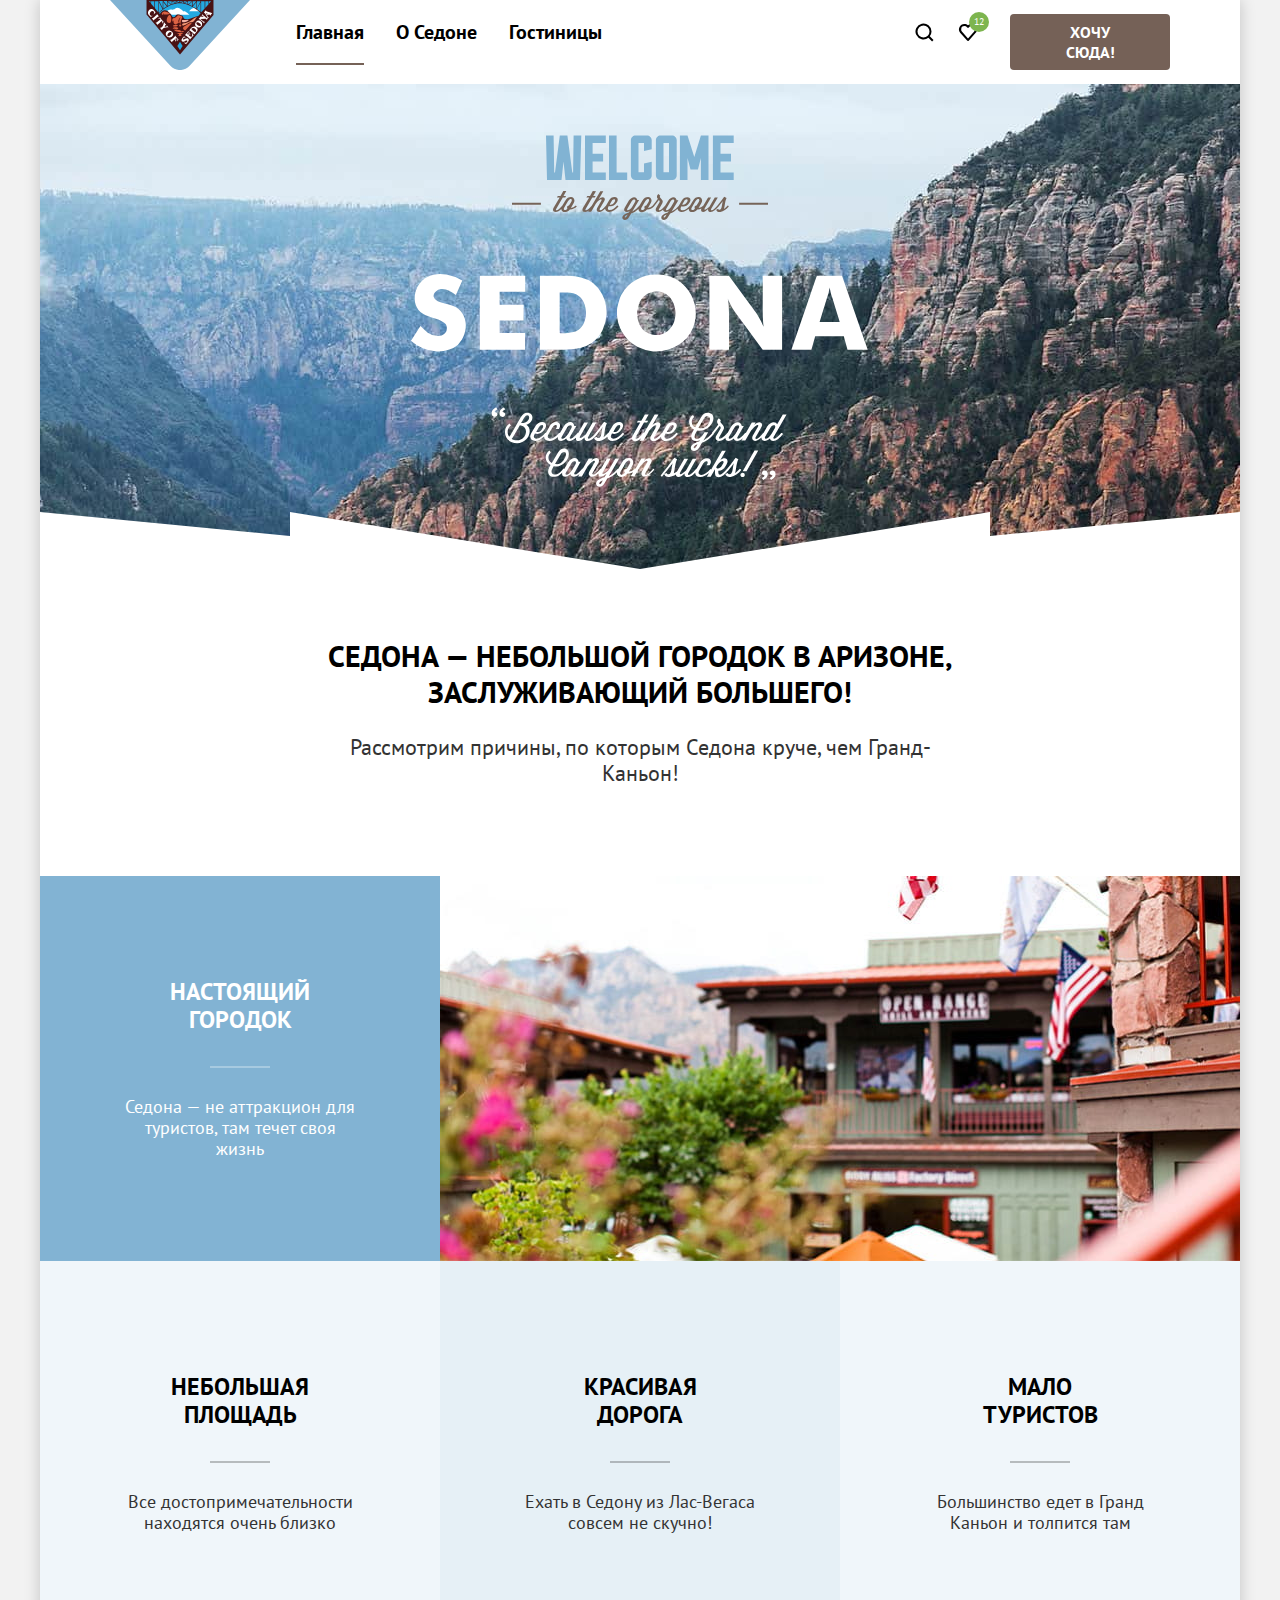
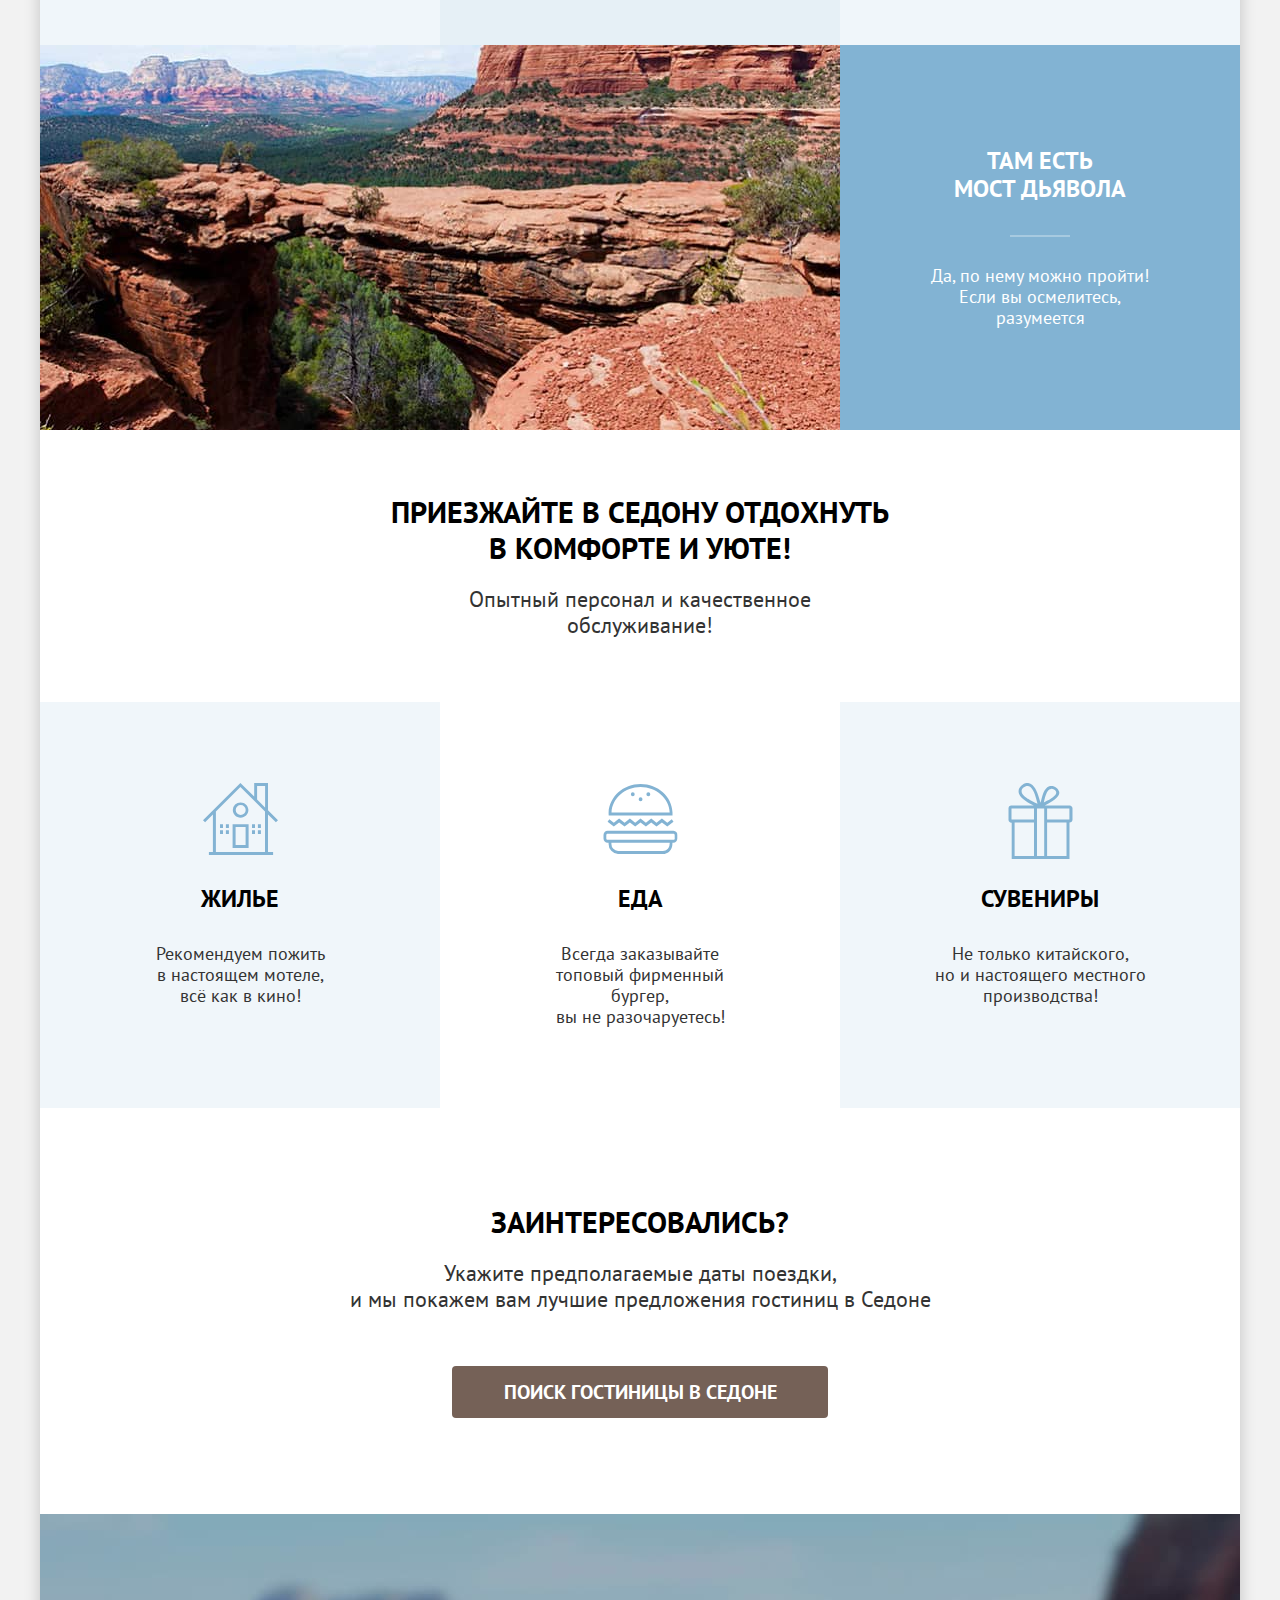
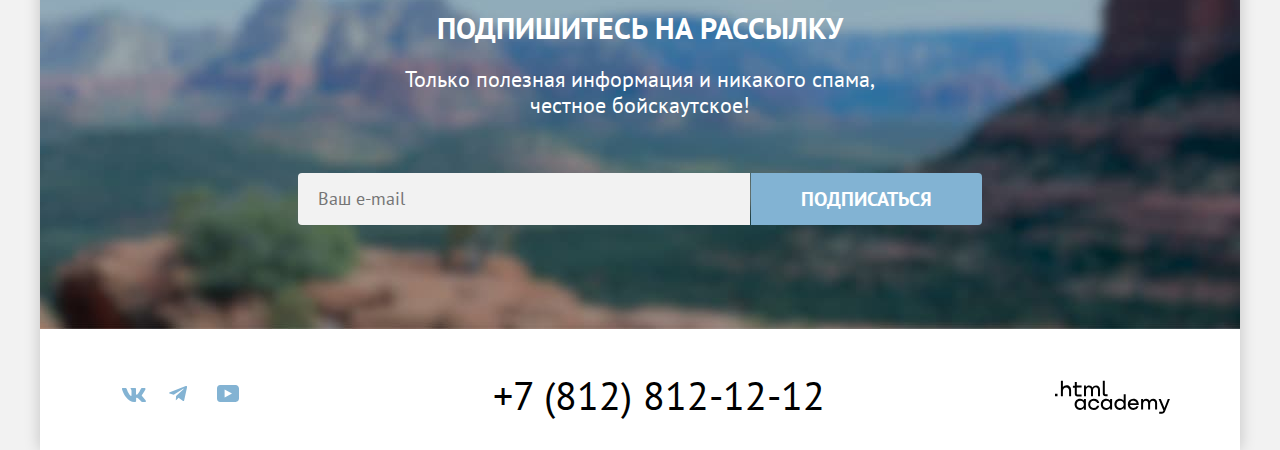
<file: index.html>
<!DOCTYPE html>
<html lang="ru" xmlns="http://www.w3.org/1999/xhtml">
<head>
  <meta charset="UTF-8">
  <meta name="viewport" content="width=device-width, initial-scale=1.0">
  <title>О Седоне</title>
  <link rel="stylesheet" href="styles/style.css">
  <link rel="icon" href="favicon.ico">
  <link rel="icon" type="image/png" href="images/icons/favicon.png">
</head>

<body>
  <div class="wrapper">
    <header class="page-header" data-test="header">
      <nav class="navigation">
        <a class="logo-link" href="index.html">
          <img src="images/logo.svg" width="140" height="70" alt="Логотип города Седона" class="logo-img">
        </a>

        <ul class="navigation-list navigation-site">
          <li class="navigation-item">
            <a class="link navigation-link navigation-link-current">Главная</a>
          </li>
          <li class="navigation-item">
            <a class="link navigation-link" href="#">О Седоне</a>
          </li>
          <li class="navigation-item">
            <a class="link navigation-link" href="catalog.html">Гостиницы</a>
          </li>
        </ul>

        <ul class="navigation-list navigation-user">
          <li class="navigation-item user-navigation-item">
            <a class="link navigation-link navigation-user-link" href="#">
              <span class="visually-hidden">Поиск</span>
              <svg class="user-navigation__image" xmlns="http://www.w3.org/2000/svg" width="20" height="20" fill="none" viewBox="0 0 20 20">
                <path fill="#000" d="m19.5 18-3.7-3.7a8 8 0 0 0 1.7-4.8 8 8 0 1 0-3.1 6.3l3.7 3.7 1.4-1.5Zm-10-2.5a6 6 0 0 1-6-6 6 6 0 0 1 12 0 6 6 0 0 1-6 6Z" />
              </svg>
            </a>
          </li>
          <li class="navigation-item user-navigation-item">
            <a class="link navigation-link navigation-user-link" href="#">
              <span class="visually-hidden">Избранное</span>
              <div class="likes-numbers-container">
                <span class="visually-hidden">Гостиниц в избранном:</span>
                <svg class="user-navigation__image" xmlns="http://www.w3.org/2000/svg" width="20" height="20" fill="none" viewBox="0 0 20 20">
                  <path fill="#000" d="M9.9 19a1 1 0 0 1-.8-.4l-7-7.9A5.4 5.4 0 0 1 6.5 2C7.8 2 9 2.5 10 3.3a5.5 5.5 0 0 1 9 4.1c0 1.3-.5 2.5-1.3 3.4l-7 7.9c-.2.2-.4.3-.8.3Zm-6-9.5 6.1 6.9 6.2-7c.5-.5.7-1.2.7-2 0-1.8-1.5-3.3-3.3-3.3-1 0-2 .5-2.7 1.3-.3.3-.6.4-.9.4-.3 0-.6-.2-.8-.4a3.7 3.7 0 0 0-2.7-1.3 3.3 3.3 0 0 0-3.3 3.3c-.1.9.3 1.6.7 2.1-.1 0-.1 0 0 0Z" />
                </svg>
                <span class="likes-numbers">12</span>
              </div>
            </a>
          </li>
          <li class="navigation-item navigation-button-wrapper">
            <button class="button navigation-button" type="button">Хочу сюда!</button>
          </li>
        </ul>
      </nav>
    </header>

    <main class="main-container main-index" data-test="main">

      <section class="hero" data-test="hero">
        <h1 class="heading-primary hero-title visually-hidden">Седона</h1>
        <div class="hero-image-wrapper">
          <img class="hero-image" src="images/icons/index-icons/welcome.svg" width="458" height="352" alt="Welcome to the gorgeous Sedona, because the Grand Canyon sucks!">
        </div>
        <p class="hero-description-lead heading-primary">Седона — небольшой городок в Аризоне, заслуживающий большего!<p>
        <p class="hero-description-reason">Рассмотрим причины, по которым Седона круче, чем Гранд-Каньон!</p>
      </section>

      <section class="advantages" data-test="advantages">
        <h2 class="heading-secondary visually-hidden">Преимущества посещения Седоны</h2>
        <ul class="advantages-list">
          <li class="advantages-item advantages-item-edge">
            <div class="advantages-text-wrapper">
              <h3 class="advantages-title heading-secondary">Настоящий городок</h3>
              <p class="advantages-description advantages-description-edge">
                Седона — не аттракцион для туристов, там течет своя жизнь
              </p>
            </div>
              <img class="advantages-photo" src="images/index-images/photo-true-city.jpg" width="800" height="385" alt="Город Седона">
          </li>
          <li class="advantages-item">
            <div class="advantages-text-wrapper advantages-text-wrapper-middle">
              <h3 class="advantages-title heading-secondary">Небольшая площадь</h3>
              <p class="advantages-description">Все достопримечательности находятся очень близко</p>
            </div>
          </li>
          <li class="advantages-item">
            <div class="advantages-text-wrapper advantages-text-wrapper-middle">
              <h3 class="advantages-title heading-secondary">Красивая<br> дорога</h3>
              <p class="advantages-description">Ехать в Седону из Лас-Вегаса совсем не скучно!</p>
            </div>
          </li>
          <li class="advantages-item">
            <div class="advantages-text-wrapper advantages-text-wrapper-middle">
              <h3 class="advantages-title heading-secondary">Мало<br> туристов</h3>
              <p class="advantages-description">Большинство едет в Гранд Каньон и толпится там</p>
            </div>
          </li>
          <li class="advantages-item advantages-item-edge advantages-item-edge-last">
            <div class="advantages-text-wrapper">
              <h3 class="advantages-title heading-secondary">Там есть<br> мост дьявола</h3>
              <p class="advantages-description advantages-description-edge">
                Да, по нему можно пройти! Если вы осмелитесь, разумеется
              </p>
            </div>
              <img class="advantages-photo" src="images/index-images/photo-devil's-bridge.jpg" width="800" height="385" alt="Мост Дьявола">
          </li>
        </ul>
      </section>

      <section class="services" data-test="services">
          <h2 class="heading-primary services-invite-title">Приезжайте в Седону отдохнуть в комфорте и уюте!</h2>
          <p class="services-invite-description">Опытный персонал и качественное обслуживание!</p>
          <ul class="services-list">
              <li class="services-item wrapper-middle services-house">
                  <h3 class="services-title heading-secondary">Жилье</h3>
                  <p class="services-description">Рекомендуем пожить<br> в настоящем мотеле,<br> всё как в кино!</p>
              </li>
              <li class="services-item services-food">
                  <h3 class="services-title heading-secondary">Еда</h3>
                  <p class="services-description">Всегда заказывайте<br> топовый фирменный бургер,<br> вы не разочаруетесь!</p>
              </li>
              <li class="services-item wrapper-middle services-gift">
                  <h3 class="services-title heading-secondary">Сувениры</h3>
                  <p class="services-description">Не только китайского,<br> но и настоящего местного<br> производства!</p>
              </li>
          </ul>
      </section>

      <section class="search" data-test="search">
          <h2 class="heading-primary search-title">Заинтересовались?</h2>
          <p class="search-description">Укажите предполагаемые даты поездки,<br> и мы покажем вам лучшие предложения гостиниц в Седоне</p>
          <button class="button button-search" type="button">Поиск гостиницы в Седоне</button>
      </section>

      <section class="subscribe" data-test="subscribe">
          <h2 class="heading-primary subscribe-title">Подпишитесь на рассылку</h2>
          <p class="subscribe-description">Только полезная информация и никакого спама,<br> честное бойскаутское!</p>
          <form class="subscribe-form" action="https://echo.htmlacademy.ru/" method="post">
            <label class="subscribe-input-wrapper">
              <input class="subscribe-email" type="email" name="email" placeholder="Ваш e-mail" required>
            </label>
            <button class="button subscribe-button" type="submit">Подписаться</button>
          </form>
      </section>
    </main>

    <footer class="page-footer" data-test="footer">
          <section class="social" data-test="social">
              <h2 class="heading-secondary visually-hidden">Давайте дружить</h2>

                <ul class="social-list">
                    <li class="social-item">
                        <a class="socials-link" href="https://vk.com/htmlacademy">
                          <span class="visually-hidden">Вконтакте</span>
                          <svg class="socials-image" xmlns="http://www.w3.org/2000/svg" width="24" height="14" fill="none" viewBox="0 0 24 14">
                            <path fill="#83B3D3" fill-rule="evenodd" d="M23.4 1c.2-.6 0-1-.7-1H20c-.6 0-1 .3-1.1.7 0 0-1.3 3.2-3.2 5.3-.7.6-1 .8-1.3.8-.1 0-.4-.2-.4-.7V.9c0-.6-.2-.9-.7-.9H9.2c-.5 0-.7.3-.7.6 0 .6 1 .8 1 2.5V7c0 .8-.1 1-.5 1-.9 0-3-3.2-4.3-6.9-.3-.7-.5-1-1.2-1H1C.1 0 0 .3 0 .7c0 .7.9 4.1 4.1 8.6 2.2 3 5.3 4.7 8 4.7 1.7 0 2-.4 2-1v-2.3c0-.8 0-.9.6-.9.4 0 1 .2 2.6 1.7 1.8 1.7 2.1 2.5 3.1 2.5H23c.8 0 1.2-.4 1-1.1-.3-.7-1.1-1.8-2.3-3L20 8c-.4-.5-.3-.7 0-1.1 0 0 3.2-4.4 3.5-6Z" clip-rule="evenodd" />
                          </svg>
                        </a>
                    </li>
                    <li class="social-item">
                        <a class="socials-link" href="https://t.me/htmlacademy">
                          <span class="visually-hidden">Телеграмм</span>
                          <svg class="socials-image" xmlns="http://www.w3.org/2000/svg" width="18" height="16" fill="none" viewBox="0 0 18 16">
                            <path fill="#83B3D3" d="M16.8.1.8 6.2c-1 .5-1 1-.2 1.4l4.1 1.2 9.5-6c.5-.2.9 0 .5.2l-7.6 7-.3 4.2c.4 0 .6-.2.8-.4l2-2 4.1 3c.8.5 1.3.3 1.5-.6L18 1.4c.3-1.1-.4-1.6-1.1-1.3Z" />
                          </svg>
                        </a>
                    </li>
                    <li class="social-item">
                        <a class="socials-link" href="https://www.youtube.com/user/htmlacademyru">
                          <span class="visually-hidden">Ютуб</span>
                          <svg class="socials-image" xmlns="http://www.w3.org/2000/svg" width="22" height="17" fill="none" viewBox="0 0 22 17">
                            <path fill="#83B3D3" d="M18.6 0H3.2C1.3 0 0 1.6 0 3.4v10c0 2 1.3 3.6 3.2 3.6h15.6c1.7 0 3.2-1.6 3.2-3.4V3.4C21.8 1.6 20.5 0 18.6 0Zm-11 12.5v-8l7.4 4-7.3 4Z" />
                          </svg>
                        </a>
                    </li>
                </ul>
          </section>

            <section class="contacts" data-test="contacts">
                <h2 class="heading-secondary visually-hidden">Контакты</h2>
                <a class="link contact-phone-link" href="tel:78121212">+7 (812) 812-12-12</a>
            </section>

            <a class="link author-logo" href="https://htmlacademy.ru/intensive/htmlcss">
                <span class="visually-hidden">.html academy</span>
                <svg xmlns="http://www.w3.org/2000/svg" width="115" height="34" fill="none" viewBox="0 0 115 34">
                  <path fill="#000" d="M0 13.7v2.6h2.5v-2.6H0ZM11.6 5.3C10 5.3 8.8 6 8 7h-.1V.8h-2v15.5h2V11c0-2 1.3-3.6 3.3-3.6 1.8 0 2.9 1.4 2.9 3.2v5.7h2v-6c.1-3-1.8-5-4.5-5ZM26.6 5.6h-4.8V2h-2v3.8h-1.9v2h1.9v6c0 1.7 1 2.7 2.7 2.7h4.1v-2h-3.7c-.7 0-1.1-.4-1.1-1V7.5h4.8v-2ZM41.1 5.4c-1.6 0-2.9.8-3.5 2.1h-.1a3.7 3.7 0 0 0-3.4-2c-1.4 0-2.5.7-3.1 1.7h-.1V5.6H29v10.6h2v-5.4c0-2 1-3.5 2.6-3.5 1.5 0 2.4 1 2.4 2.6v6.3h2v-5.6c0-2.4 1.4-3.3 2.6-3.3 1.5 0 2.4 1 2.4 2.6v6.3h2V9.7c.1-2.5-1.4-4.3-3.9-4.3ZM47.8 13.5c0 1.7 1 2.7 2.8 2.7h2v-2h-1.7c-.7 0-1.1-.4-1.1-1V.7h-2v12.7ZM28.9 20.5a4.9 4.9 0 0 0-3.9-1.8c-3.1 0-5.4 2.3-5.4 5.6S21.9 30 25 30c1.8 0 3-.8 3.8-1.9h.1v1.6h2V19h-2v1.5ZM25.3 28a3.5 3.5 0 0 1-3.6-3.6c0-2 1.4-3.6 3.6-3.6s3.6 1.6 3.6 3.6-1.4 3.6-3.6 3.6ZM44.2 22.8c-.5-2.4-2.6-4-5.4-4a5.4 5.4 0 0 0-5.6 5.5c0 3.1 2.2 5.6 5.6 5.6 2.8 0 4.9-1.8 5.4-4.2h-2.1a3.4 3.4 0 0 1-3.3 2.3 3.5 3.5 0 0 1-3.6-3.6c0-2 1.4-3.6 3.6-3.6 1.6 0 2.8 1 3.3 2.2h2.1v-.2ZM55.1 20.5a4.9 4.9 0 0 0-3.9-1.8c-3.1 0-5.4 2.3-5.4 5.6s2.3 5.6 5.4 5.6c1.8 0 3-.8 3.8-1.9h.1v1.6h2V19h-2v1.5ZM51.5 28a3.5 3.5 0 0 1-3.6-3.6c0-2 1.4-3.6 3.6-3.6s3.6 1.6 3.6 3.6-1.5 3.6-3.6 3.6ZM68.7 20.6a5 5 0 0 0-3.9-1.9c-3.1 0-5.4 2.3-5.4 5.6s2.2 5.6 5.4 5.6c1.7 0 3-.8 3.8-1.8h.1v1.5h2V14.2h-2v6.4ZM65.1 28a3.5 3.5 0 0 1-3.6-3.6c0-2 1.4-3.6 3.6-3.6s3.6 1.6 3.6 3.6c-.1 2-1.5 3.6-3.6 3.6ZM78.3 18.7a5.4 5.4 0 0 0-5.5 5.6c0 3 2.1 5.6 5.5 5.6 2.5 0 4.5-1.3 5.2-3.6h-2.1c-.5 1-1.6 1.6-3 1.6-1.9 0-3.3-1.3-3.4-2.9h8.8c.2-3.6-2-6.3-5.5-6.3Zm0 2c1.7 0 3 1 3.3 2.5h-6.5a3.2 3.2 0 0 1 3.2-2.6ZM98.2 18.7a4 4 0 0 0-3.6 2h-.1c-.6-1.2-1.8-2-3.4-2-1.4 0-2.5.7-3.1 1.8V19h-1.9v10.6h2v-5.4c0-2 1-3.4 2.6-3.5 1.5 0 2.4 1 2.4 2.6v6.3h2V24c0-2.4 1.4-3.3 2.6-3.3 1.5 0 2.4 1 2.4 2.6v6.3h2v-6.5c.1-2.6-1.4-4.4-3.9-4.4ZM109.4 27.8l-3.6-8.9h-2.2l4.8 11.6c-.3 1-.7 1.2-1.7 1.2h-2.5v2h2.5c1.8 0 2.8-.8 3.5-2.6l4.7-12.2h-2.1l-3.4 9Z" />
                </svg>
            </a>
      </footer>
    </div>

    <!--модальное окно-->
    <!--Добавление класса modal-container-hidden скрывает модальное окно-->
    <div class="modal-container modal-container-hidden">
        <div class="modal" data-test="modal">

            <section class="modal-content" data-test="modal-content">

                <h2 class="modal-heading heading-primary">Поиск гостиницы в Седоне</h2>
                <button class="modal-close-button" type="button">
                    <span class="visually-hidden">Закрыть</span>
                    <svg class="modal-close-image" xmlns="http://www.w3.org/2000/svg" width="15" height="15" fill="none" viewBox="0 0 15 15"><path fill="#000" d="M14.5 1.8 13.2.5 7.5 6.2 1.8.5.5 1.8l5.7 5.7-5.7 5.7 1.3 1.3 5.7-5.7 5.7 5.7 1.3-1.3-5.7-5.7 5.7-5.7Z"/></svg>
                </button>

                <form class="modal-form search-form" action="https://echo.htmlacademy.ru/" method="get">
                    <label class="search-form-label check-in-date-label title-form-main" for="check-in-date">Дата заезда:</label>
                    <span class="check-in-date-input-wrapper">
                        <input class="search-form-input check-in-date-input text-input" type="text" id="check-in-date" name="check-in-date" placeholder="Укажите дату" value="27 апреля 2020" required>
                    </span>
                    <p class="search-form-result-text check-in-date-text">
                        <span class="result-text-value result-text-value-open date-error-text">Мы не можем отправить вас в прошлое.</span>
                    </p>

                    <label class="search-form-label check-out-date-label title-form-main" for="check-out-date">Дата выезда:</label>
                    <span class="check-out-date-input-wrapper">
                        <input class="search-form-input check-out-date-input text-input" type="text" id="check-out-date" name="check-out-date" placeholder="Укажите дату" value="1 сентября 2021" required>
                    </span>
                    <p class="search-form-result-text check-out-date-text">
                        <span class="-result-text-value result-text-value-open date-confirmation-text">На эти даты есть свободные номера. Пока есть.</span>
                    </p>

                    <label class="search-form-label adults-number-label title-form-main" for="adults">Взрослые:</label>

                    <div class="adults-number-input-wrapper">
                        <button class="number-input-button adults-minus-button" type="button">
                            <span class="visually-hidden">Уменьшить значение</span>
                            <svg xmlns="http://www.w3.org/2000/svg" width="14" height="2" fill="none" viewBox="0 0 14 2"><path fill="#000" d="M0 0v2h14V0H0Z"/></svg>
                        </button>
                        <input class="search-form-input adults-number-input text-input" type="text" id="adults" name="adults" placeholder="2" value="2" required>
                        <button class="number-input-button adults-plus-button" type="button">
                            <span class="visually-hidden">Увеличить значение</span>
                            <svg xmlns="http://www.w3.org/2000/svg" width="14" height="14" fill="none" viewBox="0 0 14 14"><path fill="#000" d="M14 6H8V0H6v6H0v2h6v6h2V8h6V6Z"/></svg>
                        </button>
                    </div>

                    <div class="children-number-label">
                        <label class="search-form-label children-number-label title-form-main" for="children">Дети:</label>
                        <span class="tooltip">
                            <button class="tooltip-button" type="button" aria-labelledby="tooltip-text">
                                <svg xmlns="http://www.w3.org/2000/svg" width="2" height="12" fill="none" viewBox="0 0 2 12">
                                    <path fill="#fff" fill-rule="evenodd" d="M0 0h2v2H0V0Zm2 12H0V3h2v9Z" clip-rule="evenodd" />
                                </svg>
                            </button>
                          <span class="tooltip-text" role="tooltip" id="tooltip-text">Укажите количество детей, которые будут с вами, возраст которых от 6 до 18 лет. Дети до 6 лет размещаются бесплатно.</span>
                        </span>
                    </div>

                    <div class="children-number-input-wrapper">
                        <button class="number-input-button children-minus-button" type="button">
                            <span class="visually-hidden">Уменьшить значение</span>
                            <svg xmlns="http://www.w3.org/2000/svg" width="14" height="2" fill="none" viewBox="0 0 14 2"><path fill="#000" d="M0 0v2h14V0H0Z"/></svg>
                        </button>
                        <input class="search-form-input children-number-input text-input" type="text" id="children" name="children" placeholder="2" value="2">
                        <button class="number-input-button children-plus-button" type="button">
                            <span class="visually-hidden">Увеличить значение</span>
                            <svg xmlns="http://www.w3.org/2000/svg" width="14" height="14" fill="none" viewBox="0 0 14 14"><path fill="#000" d="M14 6H8V0H6v6H0v2h6v6h2V8h6V6Z"/></svg>
                        </button>
                    </div>

                    <button class="button search-form-button" type="submit">Найти</button>
                </form>
            </section>
        </div>
    </div>
</body>
</html>
</file>
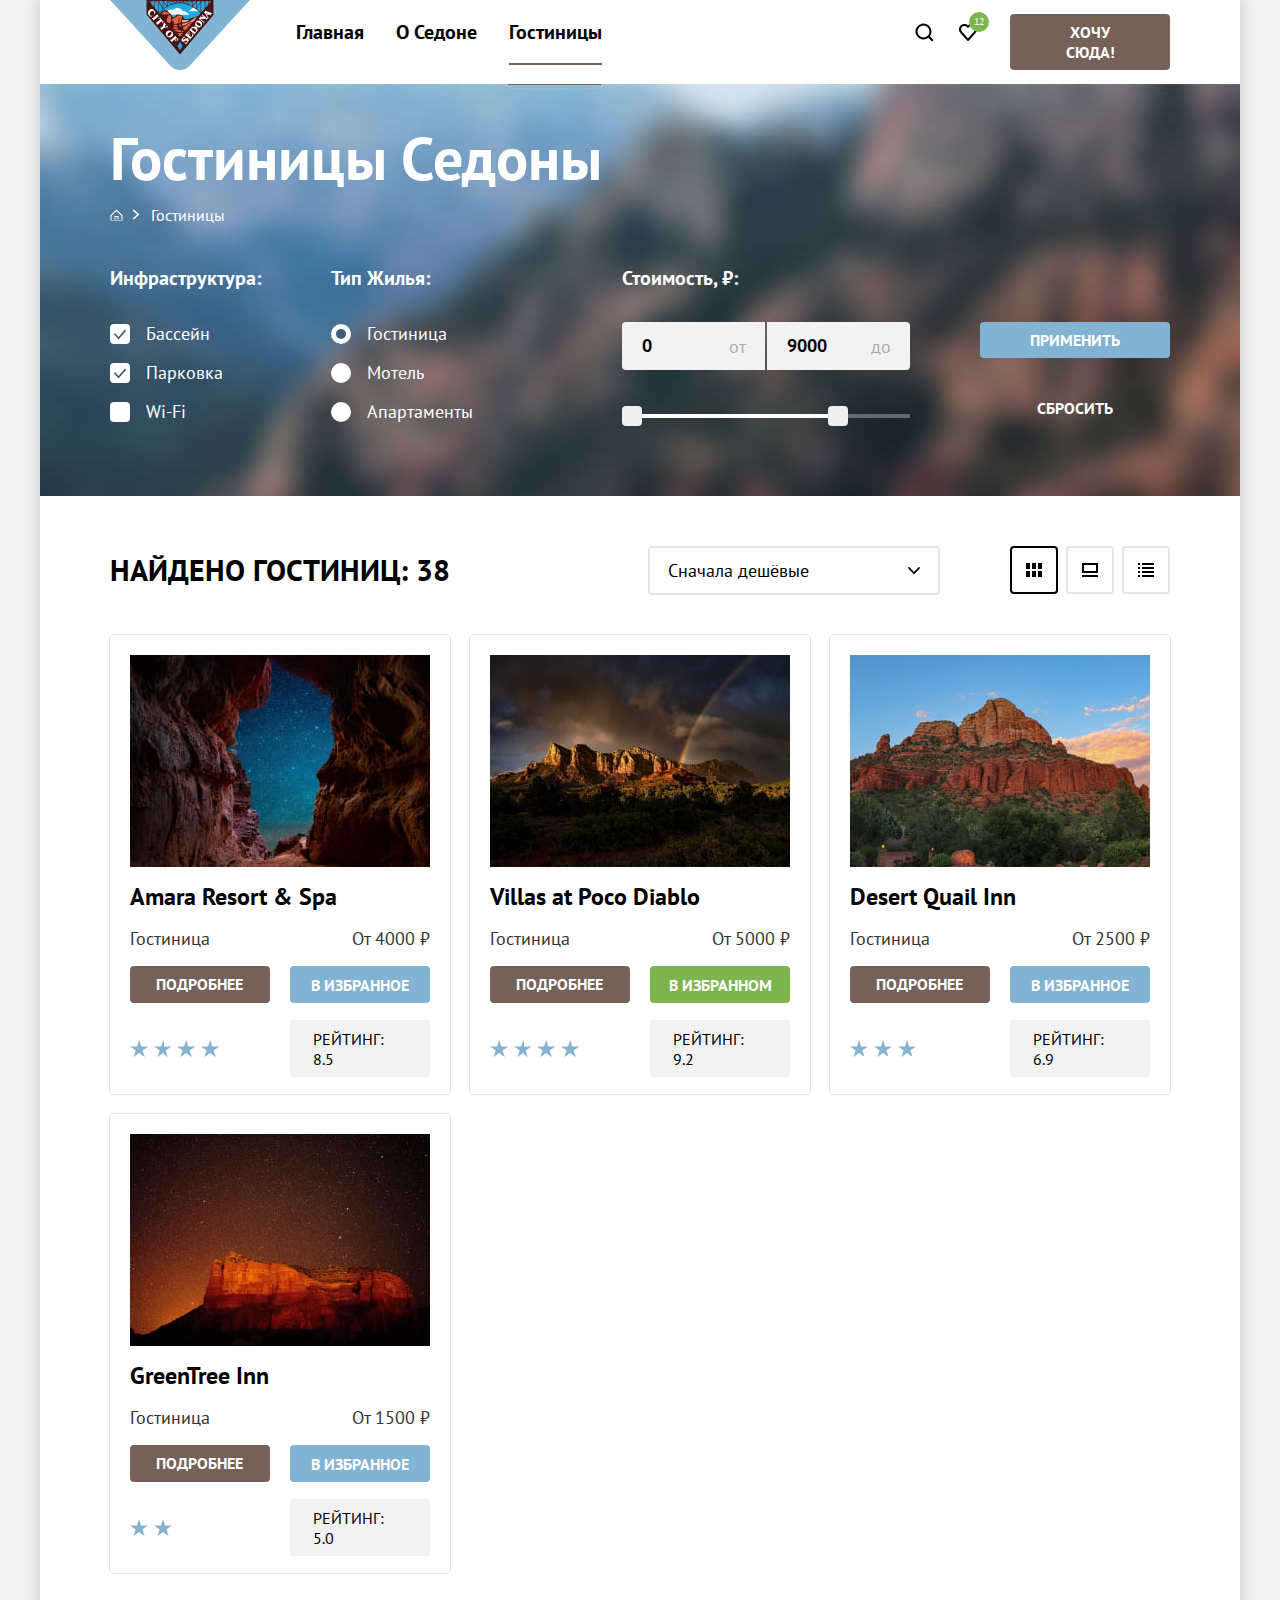
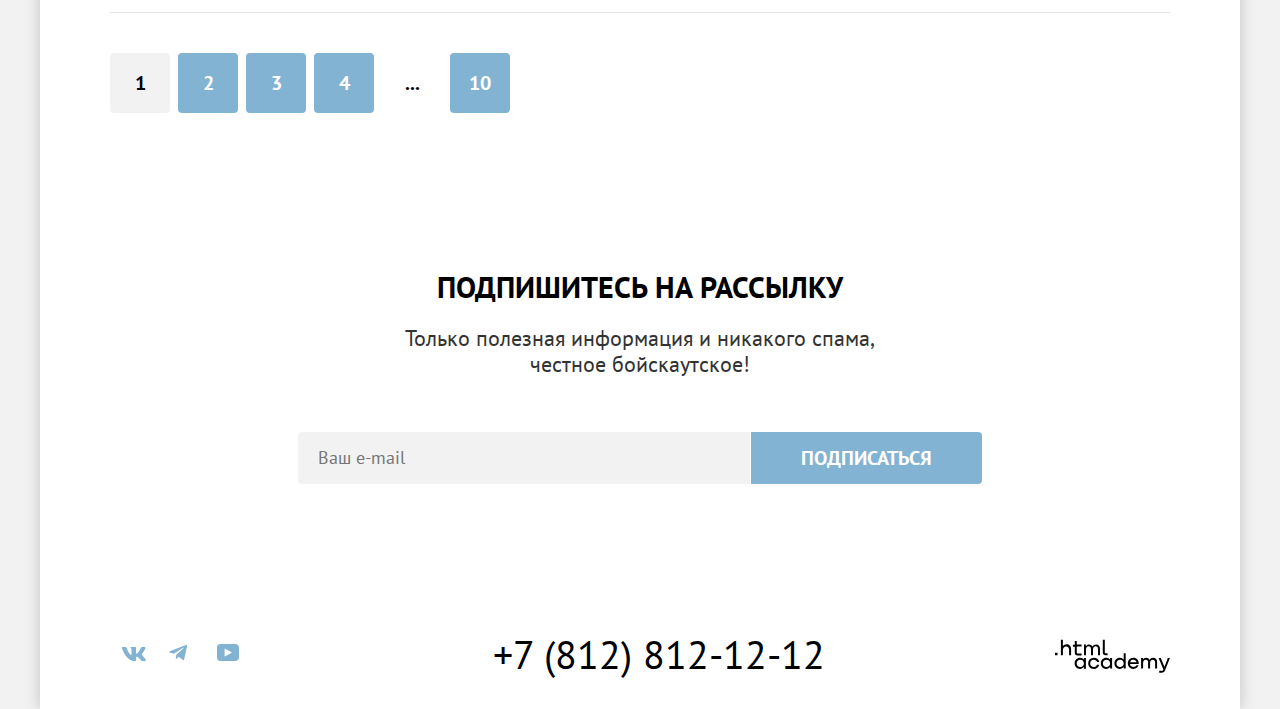
<file: catalog.html>
<!DOCTYPE html>
<html lang="ru" xmlns="http://www.w3.org/1999/xhtml">
<head>
  <meta charset="UTF-8">
  <meta name="viewport" content="width=device-width, initial-scale=1.0">
  <title>Гостиницы Седоны</title>
  <link rel="stylesheet" href="styles/style.css">
  <link rel="icon" href="favicon.ico">
  <link rel="icon" type="image/png" href="images/icons/favicon.png">
</head>
<body>
  <div class="wrapper">
    <header class="page-header" data-test="header">
      <nav class="navigation">
        <a class="logo-link" href="index.html">
          <img src="images/logo.svg" width="140" height="70" alt="Логотип города Седона" class="logo-img">
        </a>

        <ul class="navigation-list navigation-site">
          <li class="navigation-item">
            <a class="link navigation-link" href="index.html">Главная</a>
          </li>
          <li class="navigation-item">
            <a class="link navigation-link" href="#">О Седоне</a>
          </li>
          <li class="navigation-item">
            <a class="link navigation-link navigation-link-current">Гостиницы</a>
          </li>
        </ul>

        <ul class="navigation-list navigation-user">
          <li class="navigation-item user-navigation-item">
            <a class="link navigation-link navigation-user-link" href="#">
              <span class="visually-hidden">Поиск</span>
              <svg class="user-navigation__image" xmlns="http://www.w3.org/2000/svg" width="20" height="20" fill="none" viewBox="0 0 20 20">
                <path fill="#000" d="m19.5 18-3.7-3.7a8 8 0 0 0 1.7-4.8 8 8 0 1 0-3.1 6.3l3.7 3.7 1.4-1.5Zm-10-2.5a6 6 0 0 1-6-6 6 6 0 0 1 12 0 6 6 0 0 1-6 6Z" />
              </svg>
            </a>
          </li>
          <li class="navigation-item user-navigation-item">
            <a class="link navigation-link navigation-user-link" href="#">
              <span class="visually-hidden">Избранное</span>
              <div class="likes-numbers-container">
                <span class="visually-hidden">Гостиниц в избранном:</span>
                <svg class="user-navigation__image" xmlns="http://www.w3.org/2000/svg" width="20" height="20" fill="none" viewBox="0 0 20 20">
                  <path fill="#000" d="M9.9 19a1 1 0 0 1-.8-.4l-7-7.9A5.4 5.4 0 0 1 6.5 2C7.8 2 9 2.5 10 3.3a5.5 5.5 0 0 1 9 4.1c0 1.3-.5 2.5-1.3 3.4l-7 7.9c-.2.2-.4.3-.8.3Zm-6-9.5 6.1 6.9 6.2-7c.5-.5.7-1.2.7-2 0-1.8-1.5-3.3-3.3-3.3-1 0-2 .5-2.7 1.3-.3.3-.6.4-.9.4-.3 0-.6-.2-.8-.4a3.7 3.7 0 0 0-2.7-1.3 3.3 3.3 0 0 0-3.3 3.3c-.1.9.3 1.6.7 2.1-.1 0-.1 0 0 0Z" />
                </svg>
                <span class="likes-numbers">12</span>
              </div>
            </a>
          </li>
          <li class="navigation-item navigation-button-wrapper">
            <button class="button navigation-button" type="button">Хочу сюда!</button>
          </li>
        </ul>
      </nav>
    </header>

    <main class="catalog" data-test="catalog">
      <header class="catalog-header">
        <h1 class="background-title">Гостиницы Седоны</h1>

        <ul class="breadcrumbs">
          <li class="breadcrumbs-item">
            <a class="link breadcrumbs-link breadcrumbs-home" href="index.html">
              <span class="visually-hidden">Главная</span>
            </a>
          </li>
          <li class="breadcrumbs-item">
            <a class="link breadcrumbs-link" href="index.html" aria-current="page">
              <span>Гостиницы</span>
            </a>
          </li>
        </ul>

        <section class="catalog-hotel" data-test="catalog-hotel">
          <h2 class="heading-secondary visually-hidden">Фильтр гостиниц</h2>

          <form class="catalog-filter" action="https://echo.htmlacademy.ru/" method="get">
            <fieldset class="catalog-filter-group infrastructure">
              <legend class="catalog-filter-title">Инфраструктура:</legend>

              <ul class="catalog-filter-list">
                <li class="catalog-filter-item">
                  <label class="control" for="pool">
                    <input class="control-input-checkbox control-input" id="pool" type="checkbox" name="pool" checked>
                    <span class="control-input-text">Бассейн</span>
                  </label>
                </li>
                <li class="catalog-filter-item">
                  <label class="control" for="parking">
                    <input class="control-input-checkbox control-input" id="parking" type="checkbox" name="parking" checked>
                    <span class="control-input-text">Парковка</span>
                  </label>
                </li>
                <li class="catalog-filter-item">
                  <label class="control" for="wi-fi">
                    <input class="control-input-checkbox control-input" id="wi-fi" type="checkbox" name="wi-fi">
                    <span class="control-input-text">Wi-Fi</span>
                  </label>
                </li>
              </ul>
            </fieldset>

            <fieldset class="catalog-filter-group hotel-type">
              <legend class="catalog-filter-title filter-hotels-type">Тип жилья:</legend>
              <ul class="catalog-filter-list">
                <li class="catalog-filter-item">
                  <label class="control" for="hotel">
                    <input class="control-input-radio control-input" id="hotel" type="radio" name="hotel-type" value="hotel" checked>
                    <span class="control-input-text">Гостиница</span>
                  </label>
                </li>
                <li class="catalog-filter-item">
                  <label class="control" for="hostel">
                    <input class="control-input-radio control-input" id="hostel" type="radio" name="hotel-type" value="motel">
                    <span class="control-input-text">Мотель</span>
                  </label>
                </li>
                <li class="catalog-filter-item">
                  <label class="control" for="apartments">
                    <input class="control-input-radio control-input" id="apartments" type="radio" name="hotel-type" value="apartments">
                    <span class="control-input-text">Апартаменты</span>
                  </label>
                </li>
              </ul>
            </fieldset>

            <fieldset class="catalog-filter-group price">
              <legend class="catalog-filter-title">Стоимость, ₽:</legend>

              <ul class="catalog-filter-list price-filter-inputs-list">
                <li class="price-filter-input-item">
                  <label class="control-input-text price-filter-label" for="min-price">
                    <input class="price-filter-input min-price-input" type="text" id="min-price" name="min-price" value="0">
                    <span class="price-filter-label-text">от</span>
                  </label>
                </li>
                <li class="price-filter-input-item">
                  <label class="control-input-text price-filter-label" for="max-price">
                    <input class="price-filter-input max-price-input" type="text" id="max-price" name="max-price" value="9000">
                    <span class="price-filter-label-text">до</span>
                  </label>
                </li>
              </ul>

              <div class="price-filter-slider">
                <div class="price-filter-scale">
                  <div class="price-filter-bar">
                    <button class="price-filter-button min-button" type="button">
                      <span class="visually-hidden">Установить минимальную цену</span>
                    </button>
                    <button class="price-filter-button max-button" type="button">
                      <span class="visually-hidden">Установить максимальную цену</span>
                    </button>
                  </div>
                </div>
              </div>
            </fieldset>

            <fieldset class="filter-actions">
              <ul class="catalog-filter-list filter-actions-list">
                <li class="filter-actions-item">
                  <button class="button filter-button apply-button" type="submit">Применить</button>
                </li>
                <li class="filter-actions-item">
                  <button class="button filter-button reset-button" type="reset">Сбросить</button>
                </li>
              </ul>
            </fieldset>
          </form>
        </section>
        </header>

      <section class="catalog-sorts" data-test="catalog-sorts">
        <h2 class="visually-hidden heading-primary">Результаты поиска гостиниц</h2>

        <div class="catalog-sorts-wrapper">
          <b class="heading-primary catalog-sorts-title">Найдено гостиниц: <span class="searched-hotels-number">38</span></b>

          <select class="select-control" aria-label="Сортировка">
            <option class="select-option" value="cheap">Сначала дешёвые</option>
            <option class="select-option" value="expensive">Сначала дорогие</option>
            <option class="select-option" value="name">По алфавиту</option>
          </select>

          <ul class="catalog-sorts-buttons">
            <li class="catalog-sorts-button">
              <a class="link catalog-sorts-link catalog-sorts-table link-selected" href="catalog.html?view=tile">
                <span class="visually-hidden">Показать карточки</span>
              </a>
            </li>
            <li class="catalog-sorts-button">
              <a class="link catalog-sorts-link catalog-sorts-slider" href="catalog.html?view=card">
                <span class="visually-hidden">Показать слайдшоу</span>
              </a>
            </li>
            <li class="catalog-sorts-button">
              <a class="link catalog-sorts-link catalog-sorts-list" href="catalog.html?view=list">
                <span class="visually-hidden">Показать список</span>
              </a>
            </li>
          </ul>
        </div>

        <ul class="hotels-list">
          <li class="hotels-item">
            <a class="link hotel-item-link" href="#">
              <img src="images/catalog-images/cards-images/amara-resort-and-spa.jpg" width="300" height="212" alt="Звездное небо в между гор">
              <h3 class="hotel-title">Amara Resort & Spa</h3>
            </a>
            <p class="hotel-card-type">Гостиница</p>
            <p class="hotel-card-price">От <span class="hotel-price-value">4000</span> ₽</p>
            <a class="link button hotel-button-link" href="#">Подробнее</a>
            <button class="button button-favorites" type="button">В избранное</button>
            <span class="hotel-card-stars four-stars">
              <span class="visually-hidden">4 звезды</span>
            </span>
            <p class="hotel-card-rating">Рейтинг: <span class="hotel-card-rating-value">8.5</span></p>
          </li>
          <li class="hotels-item">
            <a class="link hotel-item-link" href="#">
              <img src="images/catalog-images/cards-images/villas-at-poco-diablo.jpg" width="300" height="212" alt="Радуга над горой">
              <h3 class="hotel-title">Villas at Poco Diablo</h3>
            </a>
            <p class="hotel-card-type">Гостиница</p>
            <p class="hotel-card-price">От <span class="hotel-price-value">5000</span> ₽</p>
            <a class="link button hotel-button-link" href="#">Подробнее</a>
            <button class="button button-favorites button-favorites-true" type="button">В избранном</button>
            <span class="hotel-card-stars four-stars">
              <span class="visually-hidden">4 звезды</span>
            </span>
            <p class="hotel-card-rating">Рейтинг: <span class="hotel-card-rating-value">9.2</span></p>
          </li>
          <li class="hotels-item">
            <a class="link hotel-item-link" href="#">
              <img src="images/catalog-images/cards-images/desert-quail-inn.jpg" width="300" height="212" alt="Горы на фоне неба днем">
              <h3 class="hotel-title">Desert Quail Inn</h3>
            </a>
            <p class="hotel-card-type">Гостиница</p>
            <p class="hotel-card-price">От <span class="hotel-price-value">2500</span> ₽</p>
            <a class="link button hotel-button-link" href="#">Подробнее</a>
            <button class="button button-favorites" type="button">В избранное</button>
            <span class="hotel-card-stars three-stars">
              <span class="visually-hidden">Отель 3 звезды</span>
            </span>
            <p class="hotel-card-rating">Рейтинг: <span class="hotel-card-rating-value">6.9</span></p>
          </li>
          <li class="hotels-item">
            <a class="link hotel-item-link" href="#">
              <img src="images/catalog-images/cards-images/green-tree-inn.jpg" width="300" height="212" alt="Красная скала на фоне неба ночью">
              <h3 class="hotel-title">GreenTree Inn</h3>
            </a>
            <p class="hotel-card-type">Гостиница</p>
            <p class="hotel-card-price">От <span class="hotel-price-value">1500</span> ₽</p>
            <a class="link button hotel-button-link" href="#">Подробнее</a>
            <button class="button button-favorites" type="button">В избранное</button>
            <span class="hotel-card-stars two-stars">
              <span class="visually-hidden">Отель 2 звезды</span>
            </span>
            <p class="hotel-card-rating">Рейтинг: <span class="hotel-card-rating-value">5.0</span></p>
          </li>
        </ul>

        <ul class="pagination-list">
          <li class="pagination-item pagination">
            <a class="pagination-link pagination-link--current">1</a>
          </li>
          <li class="pagination-item pagination">
            <a class="pagination-link" href="#">2</a>
          </li>
          <li class="pagination-item pagination">
            <a class="pagination-link" href="#">3</a>
          </li>
          <li class="pagination-item pagination">
            <a class="pagination-link" href="#">4</a>
          </li>
          <li class="pagination-item pagination">
            <a class="pagination-link pagination-link--inner">...</a>
          </li>
          <li class="pagination-item pagination">
            <a class="pagination-link" href="#">10</a>
          </li>
        </ul>
      </section>

      <section class="subscribe subscribe-catalog" data-test="subscribe">
          <h2 class="heading-primary newsubscribe-title-hotels subscribe-title">Подпишитесь на рассылку</h2>
          <p class="subscribe-description subscribe-description-hotels">Только полезная информация и никакого спама,<br> честное бойскаутское!</p>
          <form class="subscribe-form" action="https://echo.htmlacademy.ru/" method="post">
            <label class="subscribe-input-wrapper">
              <input class="subscribe-email" type="email" name="email" placeholder="Ваш e-mail" required>
            </label>
            <button class="button subscribe-button" type="submit">Подписаться</button>
          </form>
      </section>
    </main>

    <footer class="page-footer" data-test="footer">
      <section class="social" data-test="social">
        <h2 class="heading-secondary visually-hidden">Давайте дружить</h2>

        <ul class="social-list">
          <li class="social-item">
            <a class="socials-link" href="https://vk.com/htmlacademy">
              <span class="visually-hidden">Вконтакте</span>
              <svg class="socials-image" xmlns="http://www.w3.org/2000/svg" width="24" height="14" fill="none" viewBox="0 0 24 14">
                <path fill="#83B3D3" fill-rule="evenodd" d="M23.4 1c.2-.6 0-1-.7-1H20c-.6 0-1 .3-1.1.7 0 0-1.3 3.2-3.2 5.3-.7.6-1 .8-1.3.8-.1 0-.4-.2-.4-.7V.9c0-.6-.2-.9-.7-.9H9.2c-.5 0-.7.3-.7.6 0 .6 1 .8 1 2.5V7c0 .8-.1 1-.5 1-.9 0-3-3.2-4.3-6.9-.3-.7-.5-1-1.2-1H1C.1 0 0 .3 0 .7c0 .7.9 4.1 4.1 8.6 2.2 3 5.3 4.7 8 4.7 1.7 0 2-.4 2-1v-2.3c0-.8 0-.9.6-.9.4 0 1 .2 2.6 1.7 1.8 1.7 2.1 2.5 3.1 2.5H23c.8 0 1.2-.4 1-1.1-.3-.7-1.1-1.8-2.3-3L20 8c-.4-.5-.3-.7 0-1.1 0 0 3.2-4.4 3.5-6Z" clip-rule="evenodd" />
              </svg>
            </a>
          </li>
          <li class="social-item">
            <a class="socials-link" href="https://t.me/htmlacademy">
              <span class="visually-hidden">Телеграмм</span>
              <svg class="socials-image" xmlns="http://www.w3.org/2000/svg" width="18" height="16" fill="none" viewBox="0 0 18 16">
                <path fill="#83B3D3" d="M16.8.1.8 6.2c-1 .5-1 1-.2 1.4l4.1 1.2 9.5-6c.5-.2.9 0 .5.2l-7.6 7-.3 4.2c.4 0 .6-.2.8-.4l2-2 4.1 3c.8.5 1.3.3 1.5-.6L18 1.4c.3-1.1-.4-1.6-1.1-1.3Z" />
              </svg>
            </a>
          </li>
          <li class="social-item">
            <a class="socials-link" href="https://www.youtube.com/user/htmlacademyru">
              <span class="visually-hidden">Ютуб</span>
              <svg class="socials-image" xmlns="http://www.w3.org/2000/svg" width="22" height="17" fill="none" viewBox="0 0 22 17">
                <path fill="#83B3D3" d="M18.6 0H3.2C1.3 0 0 1.6 0 3.4v10c0 2 1.3 3.6 3.2 3.6h15.6c1.7 0 3.2-1.6 3.2-3.4V3.4C21.8 1.6 20.5 0 18.6 0Zm-11 12.5v-8l7.4 4-7.3 4Z" />
              </svg>
            </a>
          </li>
        </ul>
      </section>

      <section class="contacts" data-test="contacts">
        <h2 class="heading-secondary visually-hidden">Контакты</h2>
        <a class="link contact-phone-link" href="tel:78121212">+7 (812) 812-12-12</a>
      </section>

      <a class="link author-logo" href="https://htmlacademy.ru/intensive/htmlcss">
        <span class="visually-hidden">.html academy</span>
        <svg xmlns="http://www.w3.org/2000/svg" width="115" height="34" fill="none" viewBox="0 0 115 34">
          <path fill="#000" d="M0 13.7v2.6h2.5v-2.6H0ZM11.6 5.3C10 5.3 8.8 6 8 7h-.1V.8h-2v15.5h2V11c0-2 1.3-3.6 3.3-3.6 1.8 0 2.9 1.4 2.9 3.2v5.7h2v-6c.1-3-1.8-5-4.5-5ZM26.6 5.6h-4.8V2h-2v3.8h-1.9v2h1.9v6c0 1.7 1 2.7 2.7 2.7h4.1v-2h-3.7c-.7 0-1.1-.4-1.1-1V7.5h4.8v-2ZM41.1 5.4c-1.6 0-2.9.8-3.5 2.1h-.1a3.7 3.7 0 0 0-3.4-2c-1.4 0-2.5.7-3.1 1.7h-.1V5.6H29v10.6h2v-5.4c0-2 1-3.5 2.6-3.5 1.5 0 2.4 1 2.4 2.6v6.3h2v-5.6c0-2.4 1.4-3.3 2.6-3.3 1.5 0 2.4 1 2.4 2.6v6.3h2V9.7c.1-2.5-1.4-4.3-3.9-4.3ZM47.8 13.5c0 1.7 1 2.7 2.8 2.7h2v-2h-1.7c-.7 0-1.1-.4-1.1-1V.7h-2v12.7ZM28.9 20.5a4.9 4.9 0 0 0-3.9-1.8c-3.1 0-5.4 2.3-5.4 5.6S21.9 30 25 30c1.8 0 3-.8 3.8-1.9h.1v1.6h2V19h-2v1.5ZM25.3 28a3.5 3.5 0 0 1-3.6-3.6c0-2 1.4-3.6 3.6-3.6s3.6 1.6 3.6 3.6-1.4 3.6-3.6 3.6ZM44.2 22.8c-.5-2.4-2.6-4-5.4-4a5.4 5.4 0 0 0-5.6 5.5c0 3.1 2.2 5.6 5.6 5.6 2.8 0 4.9-1.8 5.4-4.2h-2.1a3.4 3.4 0 0 1-3.3 2.3 3.5 3.5 0 0 1-3.6-3.6c0-2 1.4-3.6 3.6-3.6 1.6 0 2.8 1 3.3 2.2h2.1v-.2ZM55.1 20.5a4.9 4.9 0 0 0-3.9-1.8c-3.1 0-5.4 2.3-5.4 5.6s2.3 5.6 5.4 5.6c1.8 0 3-.8 3.8-1.9h.1v1.6h2V19h-2v1.5ZM51.5 28a3.5 3.5 0 0 1-3.6-3.6c0-2 1.4-3.6 3.6-3.6s3.6 1.6 3.6 3.6-1.5 3.6-3.6 3.6ZM68.7 20.6a5 5 0 0 0-3.9-1.9c-3.1 0-5.4 2.3-5.4 5.6s2.2 5.6 5.4 5.6c1.7 0 3-.8 3.8-1.8h.1v1.5h2V14.2h-2v6.4ZM65.1 28a3.5 3.5 0 0 1-3.6-3.6c0-2 1.4-3.6 3.6-3.6s3.6 1.6 3.6 3.6c-.1 2-1.5 3.6-3.6 3.6ZM78.3 18.7a5.4 5.4 0 0 0-5.5 5.6c0 3 2.1 5.6 5.5 5.6 2.5 0 4.5-1.3 5.2-3.6h-2.1c-.5 1-1.6 1.6-3 1.6-1.9 0-3.3-1.3-3.4-2.9h8.8c.2-3.6-2-6.3-5.5-6.3Zm0 2c1.7 0 3 1 3.3 2.5h-6.5a3.2 3.2 0 0 1 3.2-2.6ZM98.2 18.7a4 4 0 0 0-3.6 2h-.1c-.6-1.2-1.8-2-3.4-2-1.4 0-2.5.7-3.1 1.8V19h-1.9v10.6h2v-5.4c0-2 1-3.4 2.6-3.5 1.5 0 2.4 1 2.4 2.6v6.3h2V24c0-2.4 1.4-3.3 2.6-3.3 1.5 0 2.4 1 2.4 2.6v6.3h2v-6.5c.1-2.6-1.4-4.4-3.9-4.4ZM109.4 27.8l-3.6-8.9h-2.2l4.8 11.6c-.3 1-.7 1.2-1.7 1.2h-2.5v2h2.5c1.8 0 2.8-.8 3.5-2.6l4.7-12.2h-2.1l-3.4 9Z" />
        </svg>
      </a>
    </footer>
  </div>
</body>
</html>
</file>
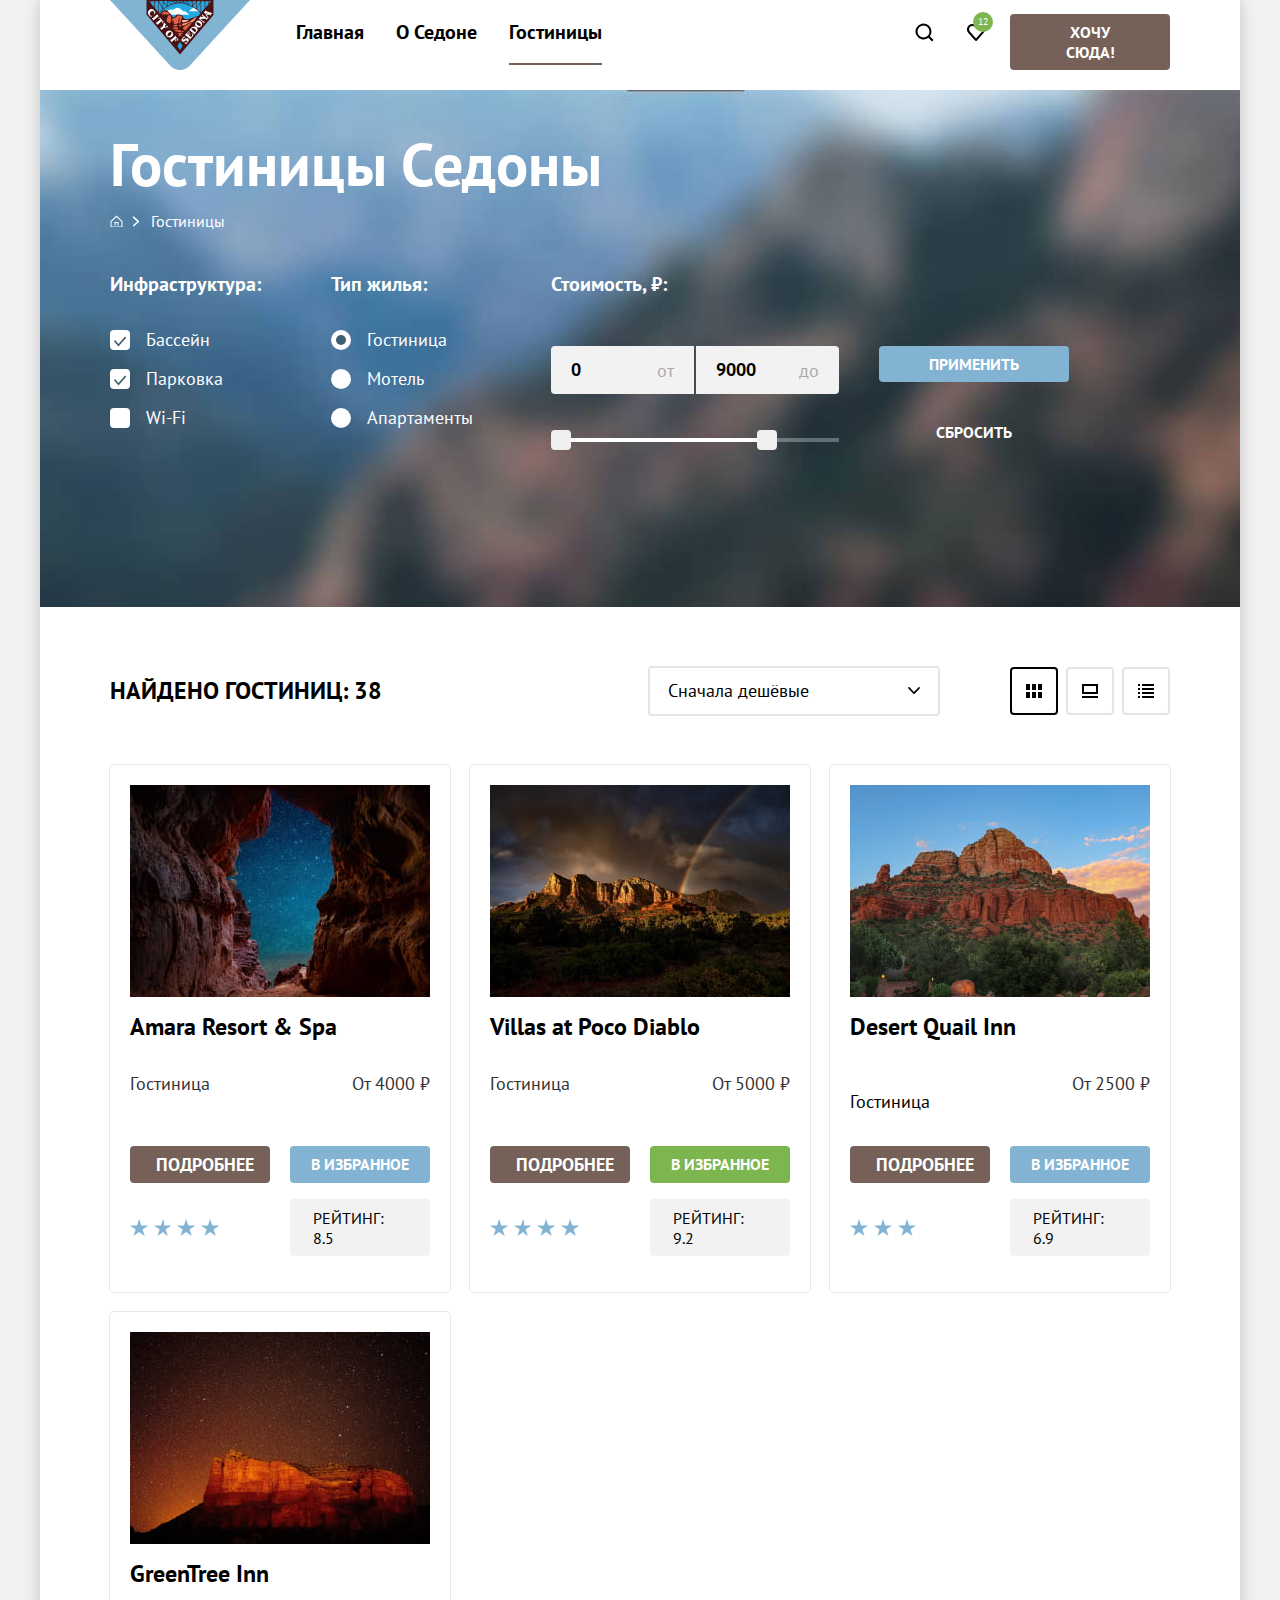
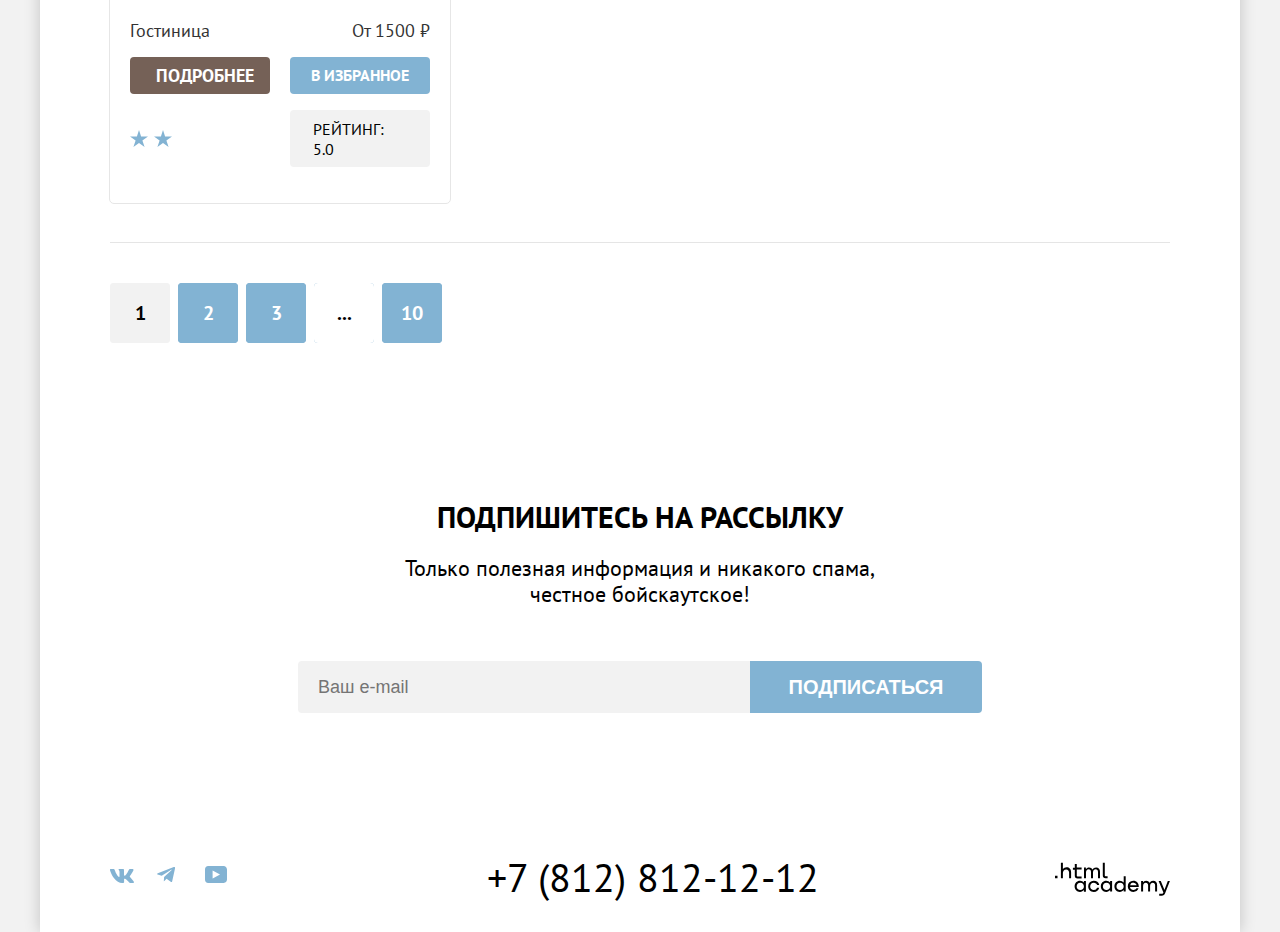
<file: 1/catalog.html>
<!DOCTYPE html>
<html lang="ru">
<head>
    <meta charset="UTF-8">
    <meta name="viewport" content="width=device-width, initial-scale=1.0">
    <title>Гостиницы Седоны</title>
    <link rel="stylesheet" href="styles/style.css">
    <link rel="icon" href="favicon.ico">
    <link rel="icon" type="image/png" href="images/icons/favicon.png">
  <base href="https://htmlacademy-htmlcss.github.io/2609533-sedona-2/1/">
</head>
<body>
    <div class="wrapper">

    <header class="page-header" data-test="header">

        <nav class="navigation">

            <a class="logo-link" href="index.html">
                <img  src="images/logo.svg" width="140" height="70" alt="Логотип города Седона" class="logo-img">
            </a>

            <ul class="navigation-list navigation-site">
                <li class="navigation-item">
                    <a class="link navigation-link" href="index.html">Главная</a>
                </li>
              <li class="navigation-item">
                  <a class="link navigation-link" href="#">О Седоне</a>
              </li>
              <li class="navigation-item">
                  <a class="link navigation-link navigation-link-current" href="catalog.html">Гостиницы</a>
              </li>
            </ul>

            <ul class="navigation-list navigation-user">
                <li class="navigation-item user-navigation-item">
                    <a class="link navigation-link navigation-user-link" href="#">
                        <span class="visually-hidden">Поиск</span>
                        <svg class="user-navigation__image" xmlns="http://www.w3.org/2000/svg" width="20" height="20" fill="none" viewBox="0 0 20 20">
                          <path fill="#000" d="m19.5 18-3.7-3.7a8 8 0 0 0 1.7-4.8 8 8 0 1 0-3.1 6.3l3.7 3.7 1.4-1.5Zm-10-2.5a6 6 0 0 1-6-6 6 6 0 0 1 12 0 6 6 0 0 1-6 6Z" />
                        </svg>
                    </a>
                </li>
              <li class="navigation-item user-navigation-item">
                  <a class="link navigation-link navigation-user-link" href="#">
                      <span class="visually-hidden">Избранное</span>
                      <div class="likes-numbers-container">
                          <span class="visually-hidden">Гостиниц в избранном:</span>
                          <svg class="user-navigation__image" xmlns="http://www.w3.org/2000/svg" width="20" height="20" fill="none" viewBox="0 0 20 20">
                              <path fill="#000" d="M9.9 19a1 1 0 0 1-.8-.4l-7-7.9A5.4 5.4 0 0 1 6.5 2C7.8 2 9 2.5 10 3.3a5.5 5.5 0 0 1 9 4.1c0 1.3-.5 2.5-1.3 3.4l-7 7.9c-.2.2-.4.3-.8.3Zm-6-9.5 6.1 6.9 6.2-7c.5-.5.7-1.2.7-2 0-1.8-1.5-3.3-3.3-3.3-1 0-2 .5-2.7 1.3-.3.3-.6.4-.9.4-.3 0-.6-.2-.8-.4a3.7 3.7 0 0 0-2.7-1.3 3.3 3.3 0 0 0-3.3 3.3c-.1.9.3 1.6.7 2.1-.1 0-.1 0 0 0Z" />
                          </svg>
                          <span class="likes-numbers">12</span>
                      </div>
                  </a>
              </li>
              <li class="navigation-item navigation-button-wrapper">
                  <button class="button navigation-button" href="#">Хочу сюда!</button>
              </li>
          </ul>

        </nav>

    </header>

    <main class="catalog" data-test="catalog">

        <div class="catalog-background">
          <header class="catalog-header"></header>
            <h1 class="heading-primary background-title">Гостиницы Седоны</h1>
            <ul class="breadcrumbs">
                <li class="breadcrumbs-item">
                    <a class="link breadcrumbs-link breadcrumbs-home" href="index.html">
                        <span class="visually-hidden">Главная</span>
                    </a>
                </li>
                <li class="breadcrumbs-item">
                    <a class="link breadcrumbs-link " href="index.html" aria-current="page">
                        <span>Гостиницы</span>
                    </a>
                </li>
            </ul>


            <section class="catalog-hotel" data-test="catalog-hotel">
                <h2 class="heading-secondary visually-hidden">Фильтр гостиниц</h2>
                <form class="catalog-filter" action="https://echo.htmlacademy.ru/" method="get">

                    <fieldset class="catalog-filter-group infrastructure">
                        <legend class="catalog-filter-title">Инфраструктура:</legend>
                        <ul class="catalog-filter-list">
                            <li class="catalog-filter-item">
                                <label class="control" for="pool">
                                    <input class="visually-hidden control-input" id="pool" type="checkbox" name="pool" checked>
                                    <span class="control-input-checkbox"></span>
                                    <span class="control-input-text">Бассейн</span>
                                </label>
                            </li>
                            <li class="catalog-filter-item">
                                <label class="control" for="parking">
                                  <input class="visually-hidden control-input" id="parking" type="checkbox" name="parking" checked>
                                  <span class="control-input-checkbox"></span>
                                  <span class="control-input-text">Парковка</span>
                                </label>
                            </li>
                            <li class="catalog-filter-item">
                                <label class="control" for="wi-fi">
                                  <input class="visually-hidden control-input" id="wi-fi" type="checkbox" name="wi-fi">
                                  <span class="control-input-checkbox"></span>
                                  <span class="control-input-text">Wi-Fi</span>
                                </label>
                            </li>
                        </ul>
                    </fieldset>

                    <fieldset class="catalog-filter-group hotel-type">
                        <legend class="catalog-filter-title filter-hotels-type">Тип жилья:</legend>
                        <ul class="catalog-filter-list">
                            <li class="catalog-filter-item">
                                <label class="control" for="hotel">
                                    <input class="visually-hidden control-input" id="hotel" type="radio" name="hotel-type" value="hotel" checked>
                                    <span class="control-input-radio"></span>
                                    <span class="control-input-text">Гостиница</span>
                                </label>
                            </li>
                            <li class="catalog-filter-item">
                                <label class="control" for="hostel">
                                    <input class="visually-hidden control-input" id="hostel" type="radio" name="hotel-type" value="motel">
                                    <span class="control-input-radio"></span>
                                    <span class="control-input-text">Мотель</span>
                                </label>
                            </li>
                            <li class="catalog-filter-item">
                                <label class="control" for="apartments">
                                  <input class="visually-hidden control-input" id="apartments" type="radio" name="hotel-type" value="apartments">
                                  <span class="control-input-radio"></span>
                                  <span class="control-input-text">Апартаменты</span>
                                </label>
                            </li>
                        </ul>
                    </fieldset>

                   <fieldset class="price-filter-group">
                        <legend class="catalog-filter-title">Стоимость, ₽:</legend>

                        <ul class="price-filter-input-list">
                          <li class="price-filter-input-item">
                            <label class="price-filter-label" for="min-price">
                              <input class="price-filter-input min-price-input" type="text" id="min-price" name="min-price" value="0">
                              <span class="price-filter-label-text">от</span>
                            </label>
                          </li>
                          <li class="price-filter-input-item">
                            <label class="price-filter-label" for="max-price">
                              <input class="price-filter-input max-price-input" type="text" id="max-price" name="max-price" value="9000">
                              <span class="price-filter-label-text">до</span>
                            </label>
                          </li>
                        </ul>

                        <div class="price-filter-slider">
                          <div class="price-filter-scale">
                            <div class="price-filter-bar">
                              <button class="price-filter-button min-button" type="button">
                                <span class="visually-hidden">Установить минимальную цену</span>
                              </button>
                              <button class="price-filter-button max-button" type="button">
                                <span class="visually-hidden">Установить максимальную цену</span>
                              </button>
                            </div>
                          </div>
                        </div>

                   </fieldset>

                    <fieldset class="filter-actions">
                        <ul class="filter-actions-list">
                            <li class="filter-actions-item">
                                <button class="button filter-button apply-button" type="submit">Применить</button>
                            </li>
                            <li class="filter-actions-item">
                                <button class="button filter-button reset-button" type="reset">Сбросить</button>
                            </li>
                        </ul>
                    </fieldset>

                </form>

            </section>

        </div>

        <section class="catalog-sorts" data-test="catalog-sorts">

            <div class="catalog-sorts-wrapper">
              <h2 class="heading-secondary catalog-sorts-title">Найдено гостиниц: <span class="searched-hotels-number">38</span></h2>

              <select class="select-control" aria-label="Сортировка">
                  <option class="select-option" value="cheap">Сначала дешёвые</option>
                  <option class="select-option" value="expensive">Сначала дорогие</option>
                  <option class="select-option" value="name">По алфавиту</option>
              </select>

              <ul class="catalog-sorts-buttons">
                  <li class="catalog-sorts-button">
                      <a class="link catalog-sorts-link catalog-sorts-table link-selected" href="catalog.html?view=tile">
                          <span class="visually-hidden">Показать карточки</span>
                      </a>
                  </li>
                  <li class="catalog-sorts-button">
                      <a class="link catalog-sorts-link catalog-sorts-slider" href="catalog.html?view=card">
                          <span class="visually-hidden">Показать слайдшоу</span>
                      </a>
                  </li>
                  <li class="catalog-sorts-button">
                      <a class="link catalog-sorts-link catalog-sorts-list" href="catalog.html?view=list">
                          <span class="visually-hidden">Показать список</span>
                      </a>
                  </li>
              </ul>
            </div>

            <ol class="hotels-list">
                 <li class="hotels-item">
                    <a class="link hotel-item-link" href="#">
                        <img src="images/catalog-images/cards-images/amara-resort-and-spa.jpg" width="300" height="212" alt="Звездное небо в между гор">
                        <h3 class="hotel-title">Amara Resort & Spa</h3>
                    </a>
                   <p class="hotel-card-type">Гостиница</p>
                   <p class="hotel-card-price">От <span class="hotel-price-value">4000</span> ₽</p>
                   <a class="link button hotel-button-link" href="#">Подробнее</a>
                   <button class="button button-favorites" type="button">В избранное</button>
                    <span class="hotel-card-stars four-stars">
                      <span class="visually-hidden">4 звезды</span>
                    </span>
                   <p class="hotel-card-rating">Рейтинг: <span class="hotel-card-rating-value">8.5</span></p>
                </li>
                <li class="hotels-item">
                    <a class="link hotel-item-link" href="#">
                        <img src="images/catalog-images/cards-images/villas-at-poco-diablo.jpg" width="300" height="212" alt="Радуга над горой">
                        <h3 class="hotel-title">Villas at Poco Diablo</h3>
                    </a>
                  <p class="hotel-card-type">Гостиница</p>
                  <p class="hotel-card-price">От <span class="hotel-price-value">5000</span> ₽</p>
                  <a class="link button hotel-button-link" href="#">Подробнее</a>
                  <button class="button button-favorites button-favorites-true" type="button">В избранное</button>
                  <span class="hotel-card-stars four-stars">
                    <span class="visually-hidden">4 звезды</span>
                  </span>
                  <p class="hotel-card-rating">Рейтинг: <span class="hotel-card-rating-value">9.2</span></p>
                </li>
                <li class="hotels-item">
                    <a class="link hotel-item-link" href="#">
                        <img src="images/catalog-images/cards-images/desert-quail-inn.jpg" width="300" height="212" alt="Горы на фоне неба днем">
                        <h3 class="hotel-title">Desert Quail Inn</h3>
                    </a>
                  <p class="hotels-card-type">Гостиница</p>
                  <p class="hotel-card-price">От <span class="hotel-price-value">2500</span> ₽</p>
                  <a class="link button hotel-button-link" href="#">Подробнее</a>
                  <button class="button button-favorites" type="button">В избранное</button>
                   <span class="hotel-card-stars three-stars">
                     <span class="visually-hidden">Отель 3 звезды</span>
                   </span>
                  <p class="hotel-card-rating">Рейтинг: <span class="hotel-card-rating-value">6.9</span></p>
                </li>
                <li class="hotels-item">
                    <a class="link hotel-item-link" href="#">
                        <img src="images/catalog-images/cards-images/green-tree-inn.jpg" width="300" height="212" alt="Красная скала на фоне неба ночью">
                        <h3 class="hotel-title">GreenTree Inn</h3>
                    </a>
                    <p class="hotel-card-type">Гостиница</p>
                    <p class="hotel-card-price">От <span class="hotel-price-value">1500</span> ₽</p>
                    <a class="link button hotel-button-link" href="#">Подробнее</a>
                    <button class="button button-favorites" type="button">В избранное</button>
                     <span class="hotel-card-stars two-stars">
                       <span class="visually-hidden">Отель 2 звезды</span>
                     </span>
                    <p class="hotel-card-rating">Рейтинг: <span class="hotel-card-rating-value">5.0</span></p>

                </li>
            </ol>

            <ol class="pagination-items">
                <li class="pagination-item active">
                    <a class="link pagination-button" href="#" aria-current="page">1</a>
                </li>
                <li class="pagination-item">
                    <a class="link pagination-button" href="#">2</a>
                </li>
                <li class="pagination-item">
                    <a class="link pagination-button" href="#">3</a>
                </li>
                <li class="pagination-item">
                    <a class="link pagination-button pagination-button-inner" href="#">...</a>
                </li>
                <li class="pagination-item">
                    <a class="link pagination-button" href="#">10</a>
                </li>
            </ol>
            </section>

        <section class="subscribe-catalog" data-test="subscribe">
            <h2 class="heading-secondary subscribe-catalog-title">Подпишитесь на рассылку</h2>
            <p class="subscribe-description">Только полезная информация и никакого спама,<br> честное бойскаутское!</p>
            <form class="subscribe-form" action="https://echo.htmlacademy.ru/" method="post">
              <label class="subscribe-input-wrapper">
                <input class="subscribe-email" type="email" name="email" placeholder="Ваш e-mail" required>
              </label>
              <button class="button subscribe-button" type="submit">Подписаться</button>
            </form>
        </section>

    </main>

    <footer class="page-footer" data-test="footer">
          <section class="social" data-test="social">
              <h2 class="heading-secondary visually-hidden">Давайте дружить</h2>

                <ul class="social-list">
                    <li class="social-item">
                        <a class="socials-link" href="https://vk.com/htmlacademy">
                          <span class="visually-hidden">Вконтакте</span>
                          <svg class="socials-image" xmlns="http://www.w3.org/2000/svg" width="24" height="14" fill="none" viewBox="0 0 24 14">
                            <path fill="#83B3D3" fill-rule="evenodd" d="M23.4 1c.2-.6 0-1-.7-1H20c-.6 0-1 .3-1.1.7 0 0-1.3 3.2-3.2 5.3-.7.6-1 .8-1.3.8-.1 0-.4-.2-.4-.7V.9c0-.6-.2-.9-.7-.9H9.2c-.5 0-.7.3-.7.6 0 .6 1 .8 1 2.5V7c0 .8-.1 1-.5 1-.9 0-3-3.2-4.3-6.9-.3-.7-.5-1-1.2-1H1C.1 0 0 .3 0 .7c0 .7.9 4.1 4.1 8.6 2.2 3 5.3 4.7 8 4.7 1.7 0 2-.4 2-1v-2.3c0-.8 0-.9.6-.9.4 0 1 .2 2.6 1.7 1.8 1.7 2.1 2.5 3.1 2.5H23c.8 0 1.2-.4 1-1.1-.3-.7-1.1-1.8-2.3-3L20 8c-.4-.5-.3-.7 0-1.1 0 0 3.2-4.4 3.5-6Z" clip-rule="evenodd" />
                          </svg>
                        </a>
                    </li>
                    <li class="social-item">
                        <a class="socials-link" href="https://t.me/htmlacademy">
                          <span class="visually-hidden">Телеграмм</span>
                          <svg class="socials-image" xmlns="http://www.w3.org/2000/svg" width="18" height="16" fill="none" viewBox="0 0 18 16">
                            <path fill="#83B3D3" d="M16.8.1.8 6.2c-1 .5-1 1-.2 1.4l4.1 1.2 9.5-6c.5-.2.9 0 .5.2l-7.6 7-.3 4.2c.4 0 .6-.2.8-.4l2-2 4.1 3c.8.5 1.3.3 1.5-.6L18 1.4c.3-1.1-.4-1.6-1.1-1.3Z" />
                          </svg>
                        </a>
                    </li>
                    <li class="social-item">
                        <a class="socials-link" href="https://www.youtube.com/user/htmlacademyru">
                          <span class="visually-hidden">Ютуб</span>
                          <svg class="socials-image" xmlns="http://www.w3.org/2000/svg" width="22" height="17" fill="none" viewBox="0 0 22 17">
                            <path fill="#83B3D3" d="M18.6 0H3.2C1.3 0 0 1.6 0 3.4v10c0 2 1.3 3.6 3.2 3.6h15.6c1.7 0 3.2-1.6 3.2-3.4V3.4C21.8 1.6 20.5 0 18.6 0Zm-11 12.5v-8l7.4 4-7.3 4Z" />
                          </svg>
                        </a>
                    </li>
                </ul>
          </section>

            <section class="contacts" data-test="contacts">
                <h2 class="heading-secondary visually-hidden">Контакты</h2>
                <a class="link contact-phone-link" href="tel:78121212">+7 (812) 812-12-12</a>
            </section>

            <a class="link author-logo" href="https://htmlacademy.ru">
                <span class="visually-hidden">.html academy</span>
                <svg xmlns="http://www.w3.org/2000/svg" width="115" height="34" fill="none" viewBox="0 0 115 34">
                  <path fill="#000" d="M0 13.7v2.6h2.5v-2.6H0ZM11.6 5.3C10 5.3 8.8 6 8 7h-.1V.8h-2v15.5h2V11c0-2 1.3-3.6 3.3-3.6 1.8 0 2.9 1.4 2.9 3.2v5.7h2v-6c.1-3-1.8-5-4.5-5ZM26.6 5.6h-4.8V2h-2v3.8h-1.9v2h1.9v6c0 1.7 1 2.7 2.7 2.7h4.1v-2h-3.7c-.7 0-1.1-.4-1.1-1V7.5h4.8v-2ZM41.1 5.4c-1.6 0-2.9.8-3.5 2.1h-.1a3.7 3.7 0 0 0-3.4-2c-1.4 0-2.5.7-3.1 1.7h-.1V5.6H29v10.6h2v-5.4c0-2 1-3.5 2.6-3.5 1.5 0 2.4 1 2.4 2.6v6.3h2v-5.6c0-2.4 1.4-3.3 2.6-3.3 1.5 0 2.4 1 2.4 2.6v6.3h2V9.7c.1-2.5-1.4-4.3-3.9-4.3ZM47.8 13.5c0 1.7 1 2.7 2.8 2.7h2v-2h-1.7c-.7 0-1.1-.4-1.1-1V.7h-2v12.7ZM28.9 20.5a4.9 4.9 0 0 0-3.9-1.8c-3.1 0-5.4 2.3-5.4 5.6S21.9 30 25 30c1.8 0 3-.8 3.8-1.9h.1v1.6h2V19h-2v1.5ZM25.3 28a3.5 3.5 0 0 1-3.6-3.6c0-2 1.4-3.6 3.6-3.6s3.6 1.6 3.6 3.6-1.4 3.6-3.6 3.6ZM44.2 22.8c-.5-2.4-2.6-4-5.4-4a5.4 5.4 0 0 0-5.6 5.5c0 3.1 2.2 5.6 5.6 5.6 2.8 0 4.9-1.8 5.4-4.2h-2.1a3.4 3.4 0 0 1-3.3 2.3 3.5 3.5 0 0 1-3.6-3.6c0-2 1.4-3.6 3.6-3.6 1.6 0 2.8 1 3.3 2.2h2.1v-.2ZM55.1 20.5a4.9 4.9 0 0 0-3.9-1.8c-3.1 0-5.4 2.3-5.4 5.6s2.3 5.6 5.4 5.6c1.8 0 3-.8 3.8-1.9h.1v1.6h2V19h-2v1.5ZM51.5 28a3.5 3.5 0 0 1-3.6-3.6c0-2 1.4-3.6 3.6-3.6s3.6 1.6 3.6 3.6-1.5 3.6-3.6 3.6ZM68.7 20.6a5 5 0 0 0-3.9-1.9c-3.1 0-5.4 2.3-5.4 5.6s2.2 5.6 5.4 5.6c1.7 0 3-.8 3.8-1.8h.1v1.5h2V14.2h-2v6.4ZM65.1 28a3.5 3.5 0 0 1-3.6-3.6c0-2 1.4-3.6 3.6-3.6s3.6 1.6 3.6 3.6c-.1 2-1.5 3.6-3.6 3.6ZM78.3 18.7a5.4 5.4 0 0 0-5.5 5.6c0 3 2.1 5.6 5.5 5.6 2.5 0 4.5-1.3 5.2-3.6h-2.1c-.5 1-1.6 1.6-3 1.6-1.9 0-3.3-1.3-3.4-2.9h8.8c.2-3.6-2-6.3-5.5-6.3Zm0 2c1.7 0 3 1 3.3 2.5h-6.5a3.2 3.2 0 0 1 3.2-2.6ZM98.2 18.7a4 4 0 0 0-3.6 2h-.1c-.6-1.2-1.8-2-3.4-2-1.4 0-2.5.7-3.1 1.8V19h-1.9v10.6h2v-5.4c0-2 1-3.4 2.6-3.5 1.5 0 2.4 1 2.4 2.6v6.3h2V24c0-2.4 1.4-3.3 2.6-3.3 1.5 0 2.4 1 2.4 2.6v6.3h2v-6.5c.1-2.6-1.4-4.4-3.9-4.4ZM109.4 27.8l-3.6-8.9h-2.2l4.8 11.6c-.3 1-.7 1.2-1.7 1.2h-2.5v2h2.5c1.8 0 2.8-.8 3.5-2.6l4.7-12.2h-2.1l-3.4 9Z" />
                </svg>
            </a>

      </footer>

    </div>
</body>
</html>
</file>
<file: styles/style.css>
/* ========================= */
/*  шрифты (@font-face)      */
/* ========================= */

@font-face {
  font-family: "PT_Sans";
  font-style: normal;
  font-weight: 400;
  src: url("../fonts/ptsans-400.woff2") format("woff2");
  font-display: swap;
}

@font-face {
  font-family: "PT_Sans";
  font-style: normal;
  font-weight: 700;
  src: url("../fonts/ptsans-700.woff2") format("woff2");
  font-display: swap;
}

/* ========================= */
/*  глобальные стили         */
/* ========================= */

html {
  height: 100%;
}

body {
  margin: 0;
  font-family: "PT_Sans", "Arial", sans-serif;
  font-weight: 400;
  font-size: 18px;
  line-height: 21px;
  color: #000000;
  background-color: #f2f2f2;
}

/* Классы для заголовков */
.heading-primary {
  font-family: inherit;
  font-weight: 700;
  font-size: 30px;
  line-height: 36px;
  text-transform: uppercase;
}

.heading-secondary {
  font-family: inherit;
  font-weight: 700;
  font-size: 24px;
  line-height: 28px;
  text-transform: uppercase;
}

/* Класс для ссылки */
.link {
  text-decoration: none;
}

.wrapper {
  display: flex;
  flex-direction: column;
  min-height: 100vh;
  margin: 0 auto;
  width: 1200px;
  background-color: #ffffff;
  box-shadow: 0 0 15px 0 rgba(0, 0, 0, 0.2);
}

.wrapper-dark {
  background-color: #82b3d3;
  color: #ffffff;
}

.wrapper-middle {
  background-color: rgba(131, 179, 211, 0.2);
}

.wrapper-light {
  background-color: rgba(131, 179, 211, 0.12);
}

.title-form-main {
  font-weight: 700;
  font-size: 20px;
  line-height: 24px;
  text-transform: capitalize;
}

.text-input {
  font-weight: 700;
  font-size: 18px;
  line-height: 24px;
}

.visually-hidden {
  position: absolute;
  width: 1px;
  height: 1px;
  padding: 0;
  margin: -1px;
  overflow: hidden;
  clip: rect(0, 0, 0, 0);
  white-space: nowrap;
  border: 0;
}

/* кнопки */
.button {
  font-family: inherit;
  font-weight: 700;
  color: #ffffff;
  background-color: #756157;
  text-transform: uppercase;
  cursor: pointer;
}

.button:disabled {
  cursor: auto;
}

/* ========================= */
/*  шапка (header)           */
/* ========================= */

.page-header {
  padding: 0 70px;
}

.navigation {
  display: flex;
  flex-wrap: wrap;
  margin-bottom: -6px;
  position: relative;
}

.logo-link {
  display: block;
  margin-right: 30px;
}

.logo-link:hover,
.logo-link:focus-visible {
  opacity: 70%;
  outline: none;
}

.logo-link:active {
  opacity: 30%;
}

.logo-img {
  display: block;
}

.navigation-list {
  display: flex;
  flex-wrap: wrap;
  margin: 0;
  padding: 0;
  list-style-type: none;
}

.navigation-site {
  max-width: 600px;
  margin-right: auto;
}

.navigation-link {
  position: relative;
  display: block;
  padding: 20px 16px;
  font-weight: 700;
  font-size: 20px;
  line-height: 24px;
  color: #000000;
}

.navigation-link[href]:hover,
.navigation-link[href]:hover path {
  color: #756257;
  fill: #756257;
}

.navigation-link[href]:focus-visible,
.navigation-link[href]:focus-visible path {
  color: #756257;
  outline: none;
  fill: #756257;
}

.navigation-link[href]:active,
.navigation-link[href]:active path {
  color: #756257;
  opacity: 30%;
  fill: #756257;
}

.navigation-link-current::after {
  content: "";
  position: absolute;
  height: 2px;
  bottom: -1px;
  left: 16px;
  right: 16px;
  background-color: #756257;
}

.navigation-user {
  display: flex;
  flex-wrap: wrap;
  width: 268px;
}

.navigation-user-link {
  position: relative;
  width: 20px;
  height: 20px;
  padding: 22px 12px;
}

.likes-numbers {
  position: absolute;
  top: 12px;
  left: 23px;
  display: grid;
  place-items: center;
  width: 20px;
  height: 20px;
  font-weight: 400;
  border-radius: 50%;
  text-wrap: nowrap;
  font-size: 10px;
  line-height: 10px;
  color: #ffffff;
  background-color: #7db54f;
}

.navigation-user .navigation-item:last-child {
  padding-top: 14px;
  padding-left: 20px;
  padding-bottom: 20px;
}

.navigation-button-wrapper {
  padding: 14px 0 14px 20px;
}

.navigation-button {
  width: 160px;
  padding: 8px 34px;
  font-size: 16px;
  line-height: 20px;
  border-width: 0;
  border-radius: 4px
}

.navigation-button:hover {
  background-color: #615048;
}

.navigation-button:focus-visible {
  background-color: #615048;
  outline: none;
}

.navigation-button:not(:disabled):active {
  color: rgba(255, 255, 255, 0.3);
  background-color: #756157;
}

.navigation-button:disabled {
  background-color: #e5e5e5;
  cursor: auto;
}

/* ========================= */
/*  главная (main-index)     */
/* ========================= */

.main-container {
  flex-grow: 1;
}

.hero {
  display: flex;
  flex-direction: column;
  align-items: center;
  justify-content: center;
  text-align: center;
}

.hero-image-wrapper  {
  padding: 51px 371px 82px;
  margin-bottom: 69px;
  background-color: rgba(131, 179, 211, 0.7);
  background-image: url("../images/icons/index-icons/divider.svg"), url("../images/index-images/index-background.jpg");
  background-repeat: no-repeat;
  background-position: bottom center, top center;
}

.hero-image {
  display: block;
  margin: 0 auto;
}

.hero-description-lead {
  display: block;
  max-width: 630px;
  max-height: 60px;
  margin: 0 auto 0;
  text-align: center;
}

.hero-description-reason {
  display: block;
  max-width: 655px;
  min-height: 26px;
  margin: 0 auto 90px;
  font-size: 22px;
  line-height: 26px;
  color: #333333;
  text-align: center;
}

/* ========================= */
/*  преимущества (advantages) */
/* ========================= */

.advantages-list {
  margin: 0;
  padding: 0;
  display: flex;
  flex-wrap: wrap;
  list-style-type: none;
}

.advantages-text-wrapper {
  padding: 102px 85px;
  width: 230px;
  min-height: 160px;
}

.advantages-text-wrapper-middle {
    padding: 112px 75px;
    width: 250px;
}

.advantages-title {
    display: block;
    min-height: 56px;
    margin: 0 0 62px 0;
    text-align: center;
}

.advantages-description {
  position: relative;
  margin: 0;
  color: #333333;
  text-align: center;
}

.advantages-description::before {
  content: "";
  position: absolute;
  top: -30px;
  left: 50%;
  transform: translateX(-50%);
  width: 60px;
  height: 2px;
  background-color: currentColor;
  opacity: 30%;
}

.advantages-photo {
  max-width: 800px;
  object-fit: contain;
}

.advantages-description-edge {
  color: #ffffff;
}

.advantages-item {
  display: flex;
  justify-content: center;
  background-color: rgba(131, 179, 211, 0.12);
  flex-grow: 1;
}

.advantages-item-edge {
   display: flex;
   width: 1200px;
   color: #ffffff;
   background-color: #82b3d3;
}

.advantages-item-edge-last .advantages-photo {
  order: -1;
}

.advantages-list > li:nth-of-type(4n - 1) {
  background-color: rgba(131, 179, 211, 0.2);
}

/* ========================= */
/*  услуги (services)        */
/* ========================= */

.services {
  padding-top: 64px;
}

.services-invite-title {
  display: block;
  max-width: 505px;
  min-height: 72px;
  margin: 0 auto 20px;
  text-align: center;
}

.services-invite-description {
  display: block;
  max-width: 490px;
  min-height: 26px;
  margin: 0 auto 64px;
  font-size: 22px;
  line-height: 26px;
  color: #333333;
  text-align: center;
}

.services-list {
  display: flex;
  flex-wrap: wrap;
  justify-content: center;
  margin: 0;
  padding: 0;
  list-style-type: none;
}

.services-item {
  position: relative;
  width: 230px;
  min-height: 121px;
  padding: 183px 85px 81px;
  background-color: rgba(131, 179, 211, 0.12);
}

.services-item::before {
  position: absolute;
  top: 81px;
  left: 50%;
  transform: translateX(-50%);
}

.services-house.services-item::before {
  content: url("../images/icons/index-icons/adventures/advantage-icon-home.svg");

}

.services-food.services-item::before {
  content: url("../images/icons/index-icons/adventures/advantage-icon-food.svg");
}

.services-gift.services-item::before {
  content: url("../images/icons/index-icons/adventures/advantage-icon-souvenirs.svg");
}

.services-item:nth-child(even) {
  background-color: #ffffff;
}

.services-title {
  display: block;
  margin: 0 0 30px 0;
  min-height: 28px;
  text-align: center;
}

.services-description {
  margin: 0;
  color: #333333;
  text-align: center;

}

/* ========================= */
/*  поиск (search)           */
/* ========================= */

.search {
  width: 592px;
  min-height: 214px;
  padding: 96px 304px;
}

.search-title {
  display: block;
  min-height: 36px;
  margin: 0 0 20px 0;
  text-align: center;
}

.search-description {
  display: block;
  min-height: 52px;
  margin: 0 0 54px 0;
  font-size: 22px;
  line-height: 26px;
  color: #333333;
  text-align: center;
}

.button-search {
  display: block;
  width: 376px;
  margin: 0 auto;
  padding: 8px 50px;
  font-size: 20px;
  line-height: 36px;
  border-width: 0;
  border-radius: 4px;
}

.button-search:hover {
  background-color: #615048;
}

.button-search:focus-visible {
  background-color: #615048;
  outline: none;
}

.button-search:not(:disabled):active {
  color: rgba(255, 255, 255, 0.3);
  background-color: #756157;
}

.button-search:disabled {
  background-color: #e5e5e5;
  cursor: auto;
}

/* ========================= */
/*  подписка (subscribe)     */
/* ========================= */

.subscribe {
  background-color: rgba(131, 179, 211, 0.7);;
  background-image: url("../images/index-images/subscribe.jpg");
  background-repeat: no-repeat;
  background-size: cover;
  width: 684px;
  min-height: 214px;
  padding: 96px 258px 104px;
}

.subscribe-catalog {
   background: none;
}

.subscribe-title {
  display: block;
  min-height: 36px;
  margin: 0 0 20px 0;
  color: #ffffff;
  text-align: center;
}

.newsubscribe-title-hotels {
  color: #000000;
}

.subscribe-description {
  display: block;
  width: 475px;
  min-height: 52px;
  margin: 0 auto 55px;
  font-size: 22px;
  line-height: 26px;
  color: #ffffff;
  text-align: center;
}

.subscribe-description-hotels {
  color: #333333;
}

.subscribe-form {
  display: flex;
}

.subscribe-input-wrapper {
  display: flex;
  flex-grow: 1;
}

.subscribe-email {
  width: 412px;
  padding: 14px 20px;
  font-family: inherit;
  font-size: inherit;
  line-height: 24px;
  background-color: #f2f2f2;
  border-width: 0;
  border-radius: 4px 0 0 4px;
}

.subscribe-email:hover {
  background-color: #e6e6e6;
}

.subscribe-email:focus-visible {
  background-color: #e6e6e6;
  outline: 3px solid #83b3d3;
}

.subscribe-email:not(:placeholder-shown) {
  font-weight: 700;
  background-color: #f2f2f2;
}

.subscribe-email:disabled {
  background-color: #e6e6e6;
}

.subscribe-email:disabled::placeholder {
  color: rgba(0, 0, 0, 0.2);
}

.subscribe-button {
  padding: 8px 50px;
  font-size: 20px;
  line-height: 36px;
  background-color: #82b3d3;
  border-width: 0;
  border-radius: 0 4px 4px 0;
}

.subscribe-button:hover {
  background-color: #68a2ca;
}

.subscribe-button:focus-visible {
  background-color: #68a2ca;
  outline: none;
}

.subscribe-button:not(:disabled):active {
  color: rgba(255, 255, 255, 0.3);
  background-color: #82b3d3;
}

.subscribe-button:disabled {
  background-color: #e5e5e5;
  cursor: auto;
}

/* ========================= */
/*  каталог (catalog)        */
/* ========================= */

.catalog-header {
  background-color: rgba(131, 179, 211, 0.7);
  background-image: url("../images/catalog-images/filter-background.jpg");
  background-repeat: no-repeat;
  background-size: cover;
  padding: 35px 70px 70px;
  }


.background-title {
  margin: 0 0 8px 0;
  font-weight: 700;
  font-size: 60px;
  line-height: 78px;
  color: #ffffff;
  text-transform: capitalize;
}

/* ========================= */
/*  хлебные крошки (breadcrumbs) */
/* ========================= */

.breadcrumbs {
  display: flex;
  align-items: baseline;
  flex-wrap: wrap;
  gap: 28px;
  margin: 0 0 40px 0;
  padding: 0;
  font-size: 16px;
  color: #ffffff;
  list-style-type: none;
}

.breadcrumbs-item {
    position: relative;
}

.breadcrumbs-item::after {
  content: url("../images/icons/catalog-icons/breadcrumbs.svg");
  position: absolute;
  top: 70%;
  transform: translateY(-50%);
  right: -17px;
}

.breadcrumbs-item:last-child::after {
  content: "";
}

.breadcrumbs-link {
  color: #ffffff;
  text-decoration: none;
  border-radius: 2px;
}

.breadcrumbs-link[href]:hover {
  opacity: 60%;
}

.breadcrumbs-link:focus-visible {
  opacity: 100%;
  outline: 3px solid #83b3d3;
}

.breadcrumbs-link[href]:active {
  opacity: 30%;
}

.breadcrumbs-home {
  display: block;
  width: 13px;
  height: 12px;
  background: url("../images/icons/home.svg") no-repeat;
}

/* ========================= */
/*  фильтры (filters)       */
/* ========================= */

.catalog-filter {
  display: flex;
}

.catalog-filter-group {
    margin: 0 70px 0 0;
    padding: 0;
    border: none;

}

.infrastructure,
.hotel-type {
  width: 150px;
}

.hotel-type {
  margin-right: 141px;
}

.catalog-filter-title {
  margin: 0 0 32px 0;
  padding: 0;
  font-weight: 700;
  font-size: 20px;
  line-height: 24px;
  color: #ffffff;
  text-transform: capitalize;
}

.catalog-filter-list {
    margin: 0;
    padding: 0;
    list-style: none;
}

.catalog-filter-item {
    margin: 0 0 16px 0;
}

.catalog-filter-item:last-child {
  margin-bottom: 0;
}

.control {
    display: flex;
    align-items: center;
}

.control-input-checkbox {
  display: block;
  width: 20px;
  height: 20px;
  margin: 0 16px 0 0;
  border-radius: 4px;
  background-color: #ffffff;
  appearance: none;
}

.control-input-checkbox::after {
  position: relative;
  top: 4px;
  left: 4px;
  display: none;
  content: url("../images/icons/catalog-icons/checkbox.svg");
}

.control-input-checkbox:checked::after {
  display: block;
}

.control-input-checkbox:hover,
.control-input-checkbox:hover ~ .control-input-text {
  opacity: 60%;
}

.control-input-checkbox:focus-visible {
  outline: 3px solid #83b3d3;
  outline-offset: 0;
}

.control-input-checkbox:active,
.control-input-checkbox:active ~ .control-input-text {
  opacity: 30%;
}

.control-input-text {
  line-height: 23px;
  color: #ffffff;
  max-width: 105px;
}

.control-input-radio {
  display: block;
  width: 20px;
  height: 20px;
  margin: 0 16px 0 0;
  border-radius: 50%;
  background-color: #ffffff;
  appearance: none;
}

.control-input-radio::after {
  position: relative;
  top: 50%;
  left: 50%;
  transform: translate(-50%, -50%);
  display: none;
  content: "";
  width: 10px;
  height: 10px;
  border-radius: 50%;
  background-color: #3f5e72;
}

.control-input-radio:checked::after {
  display: block;
}

.control-input-radio:hover,
.control-input-radio:hover ~ .control-input-text {
  opacity: 60%;
}

.control-input-radio:focus-visible {
  outline: 3px solid #83b3d3;
  outline-offset: 0;
}

.control-input-radio:active,
.control-input-radio:active ~ .control-input-text {
  opacity: 30%;
}

.control-input-radio:disabled,
.control-input-radio:disabled ~ .control-input-text,
.control-input-checkbox:disabled,
.control-input-checkbox:disabled ~ .control-input-text {
  opacity: 60%;
}

.filter-price-range {
    width: 288px;
}

.catalog-filter-control {
    display: flex;
    flex-wrap: wrap;
    gap: 2px;
    margin-bottom: 44px;
}

.price {
  width: 288px;
}

.price-filter-group {
    border: none;
    padding: 0;
    margin: 0;
}

.price-filter-inputs-list {
  display: flex;
  flex-wrap: wrap;
  gap: 2px;
  margin-bottom: 44px;
}

.price-filter-input-item {
  display: block;
  width: 143px;
}

.price-filter-label {
  position: relative;
  display: grid;
  grid-template-columns: 1fr;
  grid-template-rows: auto;
}

.price-filter-input {
  width: 67px;
  margin: 0;
  padding: 12px 56px 12px 20px;
  border: 0;
  font-family: inherit;
  font-weight: 700;
  font-size: 18px;
  line-height: 24px;
  background-color: #f2f2f2;
}

.price-filter-input:hover {
  background-color: #e6e6e6;
}

.price-filter-input:focus-visible {
  background-color: #e6e6e6;
  outline: 3px solid #83b3d3;
}

.price-filter-input:disabled {
  background-color: #e6e6e6;
  opacity: 80%;
}

.price-filter-input:disabled::placeholder {
  color: rgba(0, 0, 0, 0.2);
}

.price-filter-label-text {
  position: absolute;
  top: 50%;
  transform: translateY(-50%);
  right: -19px;
  color: #000000;
  opacity: 30%;
}

.min-price-input  {
    border-radius: 4px 0 0 4px;
}

.max-price-input {
  border-radius: 0 4px 4px 0;
}

.price-filter-scale {
    position: relative;
    width: 288px;
    height: 4px;
    background-color: rgba(255, 255, 255, 0.3);
}

.price-filter-bar {
    display: flex;position: absolute;
    width: 226px;
    height: 4px;
    background-color: #ffffff;
}

.price-filter-button {
    position: absolute;
    width: 20px;
    height: 20px;
    border: none;
    border-radius: 4px;
    cursor: pointer;
}

.price-filter-button:focus-visible {
  outline: 3px solid #83b3d3;
}

.price-filter-button:active {
  outline: 2px solid #83b3d3;
}

.min-button {
  top: -8px;
}

.max-button {
  top: -8px;
  right: 0;
}

.filter-actions {
  margin: 0;
  padding: 56px 0 0 0;
  border: none;
}

.filter-actions-list {
  display: flex;
  flex-direction: column;
  gap: 32px;
}

.filter-button{
  width: 100%;
  margin: 0;
  padding: 8px 50px;
  font-size: 16px;
  line-height: 20px;
  border: none;
  border-radius: 4px;
}

.apply-button {
  background-color: #82b3d3;
}

.apply-button:hover {
  background-color: #68a2ca;
}

.apply-button:focus-visible {
  background-color: #68a2ca;
  outline: none;
}

.apply-button:not(:disabled):active {
  color: rgba(255, 255, 255, 0.3);
  background-color: #82b3d3;
}


.apply-button:disabled {
  background-color: #e5e5e5;
  cursor: auto;
}

.reset-button {
  background: none;
}

.reset-button:hover {
  opacity: 60%;
}

.reset-button:focus-visible {
  opacity: 100%;
  outline: 3px solid #83b3d3;
  outline-offset: -3px;
}

.reset-button:not(:disabled):active {
  color: rgba(255, 255, 255, 0.3);
}

.reset-button:disabled {
  opacity: 10%;
  cursor: auto;
}

/* ========================= */
/*  сортировка (sorting)     */
/* ========================= */

.catalog-sorts {
  display: flex;
  flex-wrap: wrap;
  padding: 0 70px 60px;
}

.catalog-sorts-wrapper {
  display: flex;
  align-items: start;
  width: 100%;
  padding: 50px 0 40px;
}

.catalog-sorts-title {
  display: block;
width: 400px;
margin-right: auto;
padding-top: 6px;
}

.select-control {
  width: 292px;
  margin-right: 70px;
  padding: 12px 50px 12px 18px;
  font-family: inherit;
  font-size: inherit;
  line-height: 21px;
  border: 2px solid #e5e5e5;
  border-radius: 4px;
  appearance: none;
  background-color: #ffffff;
  background-image: url("../images/catalog-images/select-check.svg");
  background-repeat: no-repeat;
  background-position: 258px center;
  cursor: pointer;
}

.select-control:hover {
  border-color: #68a2ca;
}

.select-control:focus-visible {
  border-color: #68a2ca;
  outline: none;
}

.select-control:disabled {
  color: rgba(0, 0, 0, 0.3);
  border-color: rgba(0, 0, 0, 0.3);
}

.catalog-sorts-buttons {
  display: flex;
  flex-wrap: wrap;
  gap: 8px;
  width: 160px;
  margin: 0;
  padding: 0;
  list-style-type: none;
}

.catalog-sorts-link {
  display: block;
  min-width: 16px;
  min-height: 14px;
  padding: 15px 14px;
  border: 2px solid #e5e5e5;
  border-radius: 4px;
  background-position: center;
  background-repeat: no-repeat;
}

.catalog-sorts-link:hover {
  border-color: #000000;
}

.catalog-sorts-link:focus-visible {
  border-color: #68a2ca;
  outline: none;
}

.catalog-sorts-link:active {
  border-color: #000000;
}

.link-selected {
  border-color: #000000;
}

.catalog-sorts-table {
  background-image: url("../images/icons/catalog-icons/view-icons/view-icon-1.svg");
}

.catalog-sorts-slider {
  background-image: url("../images/icons/catalog-icons/view-icons/view-icon-2.svg");
}

.catalog-sorts-list {
  background-image: url("../images/icons/catalog-icons/view-icons/view-icon-3.svg");
}

.select-control {
  display: flex;width: 292px;
  margin-right: 70px;
  padding: 12px 50px 12px 18px;
  font-family: inherit;
  font-size: inherit;
  line-height: 21px;
  border: 2px solid #e5e5e5;
  border-radius: 4px;
  appearance: none;
  background-color: #ffffff;
  background-image: url("../images/icons/catalog-icons/select.svg");
  background-repeat: no-repeat;
  background-position: 258px center;
  cursor: pointer;
}

.select-control:hover {
  border-color: #68a2ca;
}

.select-control:focus-visible {
  border-color: #68a2ca;
  outline: none;
}

.select-control:disabled {
  color: rgba(0, 0, 0, 0.3);
  border-color: rgba(0, 0, 0, 0.3);
}


/* ============================ */
/*  список отелей (hotels-list) */
/* ============================ */

.hotels-list {
    position: relative;
    display: grid;
    grid-template-columns: repeat(3, 1fr);
    gap: 20px;
    margin: 0 0 80px 0;
    padding: 0;
    list-style-type: none;
}

.hotels-list::after {
    content: "";
    position: absolute;
    bottom: -40px;
    width: 100%;
    height: 1px;
    background-color: #e5e5e5;
}

.hotels-item {
    display: grid;
    grid-template-columns: 140px 140px;
    grid-template-rows: auto 1fr auto auto auto;
    gap: 17px 20px;
    width: 300px;
    padding:  20px 20px 0 20px;
    border-radius: 4px;
    outline: 1px solid #e6e6e6;
}

.hotel-item-link{
    grid-column: 1 / -1;
}

.hotel-item-link img{
    display: block;
    max-width: 300px;
    object-fit: contain;
}

.hotel-item-link img:hover {
  opacity: 70%;
}

.hotel-item-link img:focus-visible {
  opacity: 70%;
  outline: none;
}

.hotel-item-link img:active {
  opacity: 30%;
}

.hotel-title {
    width: 300px;
    min-height: 28px;
    margin: 16px 0 0;
    text-transform: none;
    grid-column: 1 / -1;
    color: #000000;
    text-decoration: none;
    text-align: left;
    font-weight: 700;
    font-size: 24px;
    line-height: 28px;
}

.hotel-title:hover {
  color: #756257;
}

.hotel-title:focus-visible {
  color: #756257;
  outline: none;
}

.hotel-title:active {
  color: #756257;
  opacity: 30%;
}

.hotel-card-type,
.hotel-card-price {
  display: block;
  min-height: 21px;
  line-height: 21px;
  color: #333333;
}

.hotel-card-type {
  display: block;
  width: 140px;
  margin: 0;
}

.hotel-card-price {
  display: block;
  width: 140px;
  margin: 0;
  text-align: end;
}

.hotel-link,
.button-favorites {
  font-weight: 700;
  font-size: 16px;
  line-height: 20px;
  text-decoration: none;
}

.hotel-button-link {
  display: block;
  width: 88px;
  margin: 0;
  padding: 8px 26px;
  border-radius: 4px;
  font-size: 16px;
}

.hotel-button-link:hover {
  background-color: #615048;
}

.hotel-button-link:focus-visible {
  background-color: #615048;
  outline: none;
}

.hotel-button-link:active {
  color: rgba(255, 255, 255, 0.3);
  background-color: #756157;
}

.button-favorites {
  display: block;
  width: 140px;
  margin: 0;
  padding: 8px 18px;
  text-align: center;
  border-width: 0;
  border-radius: 4px;
  background-color: #82b3d3;
}

.button-favorites:hover {
  background-color: #68a2ca;
}

.button-favorites:focus-visible {
  background-color: #68a2ca;
  outline: none;
}

.button-favorites:not(:disabled):active {
  color: rgba(255, 255, 255, 0.3);
  background-color: #82b3d3;
}

.button-favorites:disabled {
  background-color: #e5e5e5;
  cursor: auto;
}

.button-favorites-true {
  background-color: #7db54f;
}

.button-favorites-true:hover {
  background-color: #6c9e42;
}

.button-favorites-true:focus-visible {
  background-color: #6c9e42;
  outline: none;
}

.button-favorites-true:not(:disabled):active {
  color: rgba(255, 255, 255, 0.3);
  background-color: #7db54f;
}

.button-favorites-true:disabled {
  background-color: #e5e5e5;
  cursor: auto;
}


.hotel-card-stars {
    display: flex;
    gap: 6px;
    width: 140px;
    padding: 10px 0;
    background-image: url("../images/icons/catalog-icons/stars/star-1.svg");
    background-repeat: space no-repeat;
    background-size: auto;
    background-position: 0 center;
}

.two-stars {
    width: 42px;
}

.three-stars {
    width: 66px;
}

.four-stars {
    width: 89px;
}

.hotel-card-rating {
    display: block;
    width: 95px;
    margin: 0;
    padding: 9px 22px 8px 23px;
    font-weight: 400;
    font-size: 16px;
    line-height: 20px;
    color: #000000;
    background-color: #f2f2f2;
    text-transform: uppercase;
    border-radius: 4px;
}

/* ========================= */
/*  пагинация (pagination)  */
/* ========================= */

.pagination-list {
  display: flex;
  flex-wrap: wrap;
  gap: 8px;
  margin: 0;
  padding: 0;
  list-style-type: none;
}

.pagination-link {
  display: grid;
  place-items: center;
  min-width: 40px;
  height: 40px;
  padding: 10px;
  font-weight: 700;
  font-size: 20px;
  line-height: 36px;
  color: #ffffff;
  background-color: #82b3d3;
  text-decoration: none;
  border-radius: 4px;
}

.pagination-link--current {
  color: #000000;
  background-color: #f2f2f2;
}

.pagination-link--inner {
  color: #000000;
  background-color: #ffffff;
}

.pagination-link[href]:hover {
  background-color: #68a2ca;
}

.pagination-link[href]:focus-visible {
  background-color: #68a2ca;
  outline: none;
}

.pagination-link[href]:active {
  color: rgba(255, 255, 255, 0.3);
  background-color: #82b3d3;
}

/* ========================= */
/*  подвал (footer и social) */
/* ========================= */

.page-footer {
  display: flex;
  justify-content: space-between;
  padding: 40px 70px 35px;
  align-items: center;
  margin-top: 6px;
}

.social {
  width: auto;
}

.social-list {
  display: grid;
  grid-template-columns: 1fr 1fr 1fr;
  width: 142px;
  margin: 0 0 0 12px;
  padding: 0;
  list-style-type: none;
}

.social-link {
  display: grid;
  place-items: center;
  height: 100%;
}

.socials-link:hover path {
  fill: #68a2ca;
}

.socials-link:focus-visible path {
  fill: #68a2ca;
}

.socials-link:focus-visible {
  outline: none;
}

.socials-link:active path {
  fill: #68a2ca;
  opacity: 30%;
}

.social-link:hover svg {
  fill: #68a2ca;
}

.contacts  {
    display: block;
    width: 333px;
    font-size: 40px;
    line-height: 40px;
}

.contact-phone-link {
  display: block;
  width: 333px;
  font-size: 40px;
  line-height: 40px;
  color: #000000;
  text-transform: uppercase;
  text-decoration: none;
}

.contact-phone-link:hover {
  color: #756157;
}

.contact-phone-link:focus-visible {
  color: #756157;
  outline: none;
}

.contact-phone-link:active {
  color: #756157;
  opacity: 30%;
}

.author-logo {
  width: 115px;
  height: 33px;
  padding: 3px 0 0 0;
}

.author-logo:hover path {
  fill: #756157;
}

.author-logo:focus-visible path {
  fill: #756157;
}

.author-logo:focus-visible {
  outline: none;
}

.author-logo:active path {
  fill: #756157;
  opacity: 30%;
}


/* ========================= */
/* стили для модального окна */
/* ========================= */

.modal-container {
  position: fixed;
  top: 0;
  left: 0;
  display: grid;
  width: 100%;
  height: 100%;
  background-color: rgba(242, 242, 242, 0.8);
  z-index: 1;
}

.modal-container-hidden {
  display: none;
}

.modal {
  position: relative;
  display: flex;
  flex-wrap: wrap;
  margin: auto;
  width: 577px;
  padding: 64px 70px;
  background-color: #ffffff;
  border-radius: 30px;
  box-shadow: 0 25px 50px 0 rgba(0, 0, 0, 0.15);
}

.modal-content {
    position: relative;
    display: flex;
    flex-wrap: wrap;
    margin: auto;
    width: 577px;
}

.modal-heading {
  max-width: 500px;
  margin: 0 auto 64px 0;
  padding-right: 24px;
}

.modal-close-button {
  position: relative;
  display: grid;
  right: -18px;
  place-items: center;
  width: 52px;
  height: 52px;
  margin: 0 0 48px 0;
  background-color: #f2f2f2;
  border: none;
  border-radius: 50%;
  cursor: pointer;
}

.modal-close-button:hover {
  background-color: #e6e6e6;
}

.modal-close-button:focus-visible {
  background-color: #e6e6e6;
  outline: 3px solid #83b3d3;
}

.modal-close-button:active .modal-close-image {
  opacity: 30%;
}

.search-form {
  display: grid;
  grid-template-columns: 136px 111px 88px 131px 111px;
  grid-template-rows: min-content min-content min-content min-content min-content 48px min-content;
  align-items: center;
}

.check-in-date-label {
  grid-column: 1 / 2;
  grid-row: 1 / 2;
}

.check-in-date-input-wrapper {
  position: relative;
  grid-column: 2 / -1;
  grid-row: 1 / 2;
}

.check-out-date-label {
  grid-column: 1 / 2;
  grid-row: 3 / 4;
}

.check-out-date-input-wrapper {
  position: relative;
  grid-column: 2 / -1;
  grid-row: 3 / 4;
}

.check-in-date-input-wrapper::after,
.check-out-date-input-wrapper::after {
  content: url("../images/icons/calendar.svg");
  position: absolute;
  top: 14px;
  right: 23px;
  opacity: 30%;
}

.check-in-date-input,
.check-out-date-input {
  width: 366px;
  padding: 12px 54px 12px 20px;
  background-color: #f2f2f2;
  border: none;
  border-radius: 4px;
}

.search-form-input {
  font-family: inherit;
}

.search-form-input:placeholder-shown {
  color: rgba(0, 0, 0, 0.6);
}

.search-form-input:not(:disabled):hover {
  background-color: #e5e5e5;
}

.search-form-input:focus-visible {
  background-color: #e5e5e5;
  outline: 3px solid #83b3d3;
}

.search-form-input:disabled {
  color: rgba(0, 0, 0, 0.3);
}

.adults-number-label {
  grid-column: 1 / 2;
  grid-row: 5 / 6;
}

.adults-number-input-wrapper {
  grid-column: 2 / 3;
  grid-row: 5 / 6;
  display: flex;
  justify-content: space-around;
  padding: 0 10px;
  border-radius: 4px;
  background-color: #f2f2f2;
}

.children-number-label {
  display: flex;
  grid-column: 4 / 5;
  grid-row: 5 / 6;
  align-items: center;
  margin-right: 10px;
}

.children-number-input-wrapper {
  grid-column: 5 / 6;
  grid-row: 5 / 6;
  display: flex;
  justify-content: space-around;
  padding: 0 10px;
  border-radius: 4px;
  background-color: #f2f2f2;
}

.adults-number-input,
.children-number-input {
  width: 31px;
  padding: 14px 8px;
  line-height: 20px;
  text-align: center;
  background-color: #f2f2f2;
  border: none;
}

.number-input-button {
  align-self: center;
  display: grid;
  place-items: center;
  width: 20px;
  height: 20px;
  padding: 0;
  border: none;
  border-radius: 4px;
  background-color: #f2f2f2;
  background-repeat: no-repeat;
  background-position: center center;
  opacity: 30%;
  cursor: pointer;
}

.number-input-button:hover {
  opacity: 100%;
}

.number-input-button:focus-visible {
  opacity: 100%;
  outline: 3px solid #82b3d3;
  z-index: 1;
}

.number-input-button:active {
  opacity: 30%;
}

.search-form-button {
  grid-column: 1 / -1;
  grid-row: 7 / 8;
  padding: 18px;
  font-size: 20px;
  line-height: 24px;
  text-transform: uppercase;
  background-color: #83b3d3;
  border: none;
  border-radius: 10px;
}

.search-form-button:hover {
  background-color: #68a2ca;
}

.search-form-button:focus-visible {
  background-color: #68a2ca;
  outline: none;
}

.search-form-button:not(:disabled):active {
  color: rgba(255, 255, 255, 0.3);
  background-color: #68a2ca;
}

.search-form-button:disabled {
  color: #ffffff;
  background-color: #e5e5e5;
}

.check-in-date-text {
  grid-column: 2 / -1;
  grid-row: 2 / 3;
}

.check-out-date-text {
  grid-column: 2 / -1;
  grid-row: 4 / 5;
}

.search-form-result-text {
  min-height: 40px;
  margin: 0;
  padding: 4px 20px;
  font-weight: 400;
  font-size: 16px;
  line-height: 21px;
  color: #333333;
}

.result-text-value {
  display: none;
}

.result-text-value-open {
  display: block;
}

.date-error-text {
  color: #ff5757;
}

.tooltip {
  position: relative;
}

.tooltip-button {
  display: grid;
  place-items: center;
  width: 26px;
  height: 26px;
  background-color: #83b3d3;
  border: none;
  border-radius: 50%;
  cursor: pointer;
}

.tooltip-button:focus-visible {
  outline: none;
}

.tooltip-button:active {
  opacity: 0.6;
}

.tooltip-text {
  position: absolute;
  left: 50%;
  transform: translateX(-50%);
  display: none;
  width: 216px;
  min-height: 100px;
  margin-top: 15px;
  padding: 20px 18px 22px 22px;
  font-size: 16px;
  line-height: 20px;
  color: #ffffff;
  background-color: #333333;
  border-radius: 10px;
  box-shadow: 0 15px 30px rgba(0, 0, 0, 0.3);
}

.tooltip-text::before {
  content: "";
  position: absolute;
  top: -8px;
  left: 50%;
  transform: translateX(-50%);
  width: 0;
  height: 0;
  border-left: 9px solid transparent;
  border-right: 9px solid transparent;
  border-bottom: 9px solid #333333;
}

.tooltip-button:hover + .tooltip-text,
.tooltip-button:focus + .tooltip-text,
.tooltip-text-open {
  display: block;
}
</file>
<file: 1/styles/style.css>
/* ========================= */
/*  шрифты (@font-face)      */
/* ========================= */

@font-face {
    font-family: "PT_Sans";
    font-style: normal;
    font-weight: 400;
    src: url("../fonts/ptsans-400.woff2") format("woff2");
    font-display: swap;
}

@font-face {
    font-family: "PT_Sans";
    font-style: normal;
    font-weight: 700;
    src: url("../fonts/ptsans-700.woff2") format("woff2");
    font-display: swap;
}

/* ========================= */
/*  глобальные стили         */
/* ========================= */

html {
    height: 100%;
}

body {
    margin: 0;
  font-family: "PT_Sans", "Arial", sans-serif;
  font-weight: 400;
  font-size: 18px;
  line-height: 21px;
  color: #000000;
  background-color: #f2f2f2;
}

/* Классы для заголовков */
.heading-primary {
    font-family: inherit;
    font-weight: 700;
     font-size: 30px;
     line-height: 36px;
     text-transform: uppercase;
}

.heading-secondary {
    font-family: inherit;
    font-weight: 700;
    font-size: 24px;
    line-height: 28px;
    text-transform: uppercase;
}

.heading-tertiary {
    font-family: inherit;
    font-weight: 700;
    font-size: 24px;
    line-height: 28px;
    text-transform: uppercase;
}

/* Класс для ссылки */

.link {
    text-decoration: none;
}

.wrapper {
    display: flex;
    flex-direction: column;
    min-height: 100vh;
    margin: 0 auto;
    width: 1200px;
    background-color: #ffffff;
    box-shadow: 0 0 15px 0 rgba(0, 0, 0, 0.2);
}

.wrapper-dark {
    background-color: #82b3d3;
    color: #ffffff;
}

.wrapper-middle {
    background-color: rgba(131, 179, 211, 0.2);
}

.wrapper-light {
    background-color: rgba(131, 179, 211, 0.12);
}

.title-form-main {
  font-weight: 700;
  font-size: 20px;
  line-height: 24px;
  text-transform: capitalize;
}

.text-input {
  font-weight: 700;
  font-size: 18px;
  line-height: 24px;
}

.visually-hidden {
    position: absolute;
    width: 1px;
    height: 1px;
    padding: 0;
    margin: -1px;
    overflow: hidden;
    clip: rect(0, 0, 0, 0);
    white-space: nowrap;
    border: 0;
}

/* кнопки */

.button {
    font-family: inherit;
    font-weight: 700;
    color: #ffffff;
    background-color: #756157;
    text-transform: uppercase;
    cursor: pointer;
}

.button:disabled {
  cursor: auto;
}

/* ========================= */
/*  шапка (header)           */
/* ========================= */

.page-header {
    padding: 0 70px;
}

.navigation {
   display: flex;
   flex-wrap: wrap;;
}

.logo-link {
  display: block;
  margin-right: 30px;
  margin-bottom: -6px;
  z-index: 1;
}

.logo-link:hover,
.logo-link:focus-visible {
  opacity: 70%;
  outline: none;
}

.logo-link:active {
  opacity: 30%;
}

.logo-img {
  display: block;
}

.navigation-list {
  display: flex;
  flex-wrap: wrap;
  margin: 0;
  padding: 0;
  list-style-type: none;
}

.navigation-site {
  max-width: 600px;
  margin-right: auto;
}

.navigation-item {

}

.navigation-link {
  position: relative;
  display: block;
  padding: 20px 16px;
  font-weight: 700;
  font-size: 20px;
  line-height: 24px;
  color: #000000;
}

.navigation-link[href]:hover,
.navigation-link[href]:hover path {
  color: #756257;
  fill: #756257;
}

.navigation-link[href]:focus-visible,
.navigation-link[href]:focus-visible path {
  color: #756257;
  outline: none;
  fill: #756257;
}

.navigation-link[href]:active,
.navigation-link[href]:active path {
  color: #756257;
  opacity: 30%;
  fill: #756257;
}

.navigation-link-current::after {
  content: "";
  position: absolute;
  height: 2px;
  bottom: -1px;
  left: 16px;
  right: 16px;
  background-color: #756257;
}

.navigation-user {
  display: flex;
  flex-wrap: wrap;
  width: 268px;
}

.navigation-user-link {
  position: relative;
  width: 20px;
  height: 20px;
  padding: 22px 12px;
}

.likes-numbers-container {
  padding-left: 8px;
}

.likes-numbers {
    position: absolute;
    top: 12px;
    left: 27px;
    display: grid;
    place-items: center;
    width: 20px;
    height: 20px;
    font-weight: 400;
    border-radius: 50%;
    text-wrap: nowrap;
    font-size: 10px;
    line-height: 10px;
    color: #ffffff;
    background-color: #7db54f;
}

.navigation-user .navigation-item:last-child {
  padding-top: 14px;
  padding-left: 20px;
  padding-bottom: 20px;
}

.navigation-button-wrapper {
    padding: 14px 0 14px 20px;
}

.navigation-button {
    width: 160px;
    padding: 8px 34px;
    font-size: 16px;
    line-height: 20px;
    border-width: 0;
    border-radius: 4px
}

.navigation-button:hover {
    background-color: #615048;
}

.navigation-button:focus-visible {
    background-color: #615048;
    outline: none;
}

.navigation-button:not(:disabled):active {
    color: rgba(255, 255, 255, 0.3);
    background-color: #756157;
}

.navigation-button:disabled {
    background-color: #e5e5e5;
    cursor: auto;
}

/* ========================= */
/*  главная (main-index)     */
/* ========================= */

.main-container {
    flex-grow: 1;
}

.main-index {
    /* ... */
}

.hero {
    display: flex;
    flex-direction: column;
    align-items: center; /* Центрирует всё по горизонтали */
    justify-content: center; /* Центрирует по вертикали (если нужно) */
    text-align: center;
}

.hero-image-wrapper  {
    background-image: url("../images/icons/index-icons/divider.svg"), url("../images/index-images/index-background.jpg");
    margin-bottom: 69px;
    padding: 51px 371px 82px;
    background-color: rgba(131, 179, 211, 0.7);
    background-repeat: no-repeat;
    background-position: bottom center, top center
}

.hero-image {
    display: block;
    margin: 0 auto;
}

.hero-description-lead {
    display: block;
    max-width: 620px;
    min-height: 72px;
    margin: 0 auto 25px;
    text-align: center;
}

.hero-description-reason {
    display: block;
    max-width: 651px;
    min-height: 26px;
    margin: 0 auto 90px;
    font-size: 22px;
    line-height: 26px;
    color: #333333;
    text-align: center;
}

/* ========================= */
/*  преимущества (advantages) */
/* ========================= */

.advantages {
  text-align: center;
}

.advantages-list {
  margin: 0;
  padding: 0;
  display: flex;
  flex-wrap: wrap;
  list-style-type: none;
}

.advantages-item {
  width: 400px;
  background-color: rgba(131, 179, 211, 0.12);
  display: flex;
  justify-content: center;
  box-sizing: border-box;
  text-align: center;
}

.advantages-item--middle {
  background-color: rgba(131, 179, 211, 0.2);
  display: flex;
  justify-content: center;
  box-sizing: border-box;
  text-align: center;
   width: 400px;
}

.advantages-item--edge {
   display: flex;
  width: 1200px;
  color: #ffffff;
  background-color: #82b3d3;
}

.advantages-item--edge .advantages-wrapper {
  display: flex;
  flex-direction: row;
  justify-content: space-between;
  align-items: center;
}

.advantages-item--edge-last .advantages-photo {
  order: -1;
}

.advantages-wrapper {
  display: flex;
  flex-direction: column;
  align-items: center;
}

.advantages-text-wrapper--middle {
    padding: 112px 85px;
}

.advantages-item-description {
  padding: 102px 85px;
  width: 230px;
}

.advantages-title {
  font-weight: 700;
  font-size: 24px;
  line-height: 28px;
  text-transform: uppercase;
  margin: 0 0 20px;
}

.advantages-description {
  font-size: 18px;
  line-height: 24px;
  margin: 0;
  color: #333333;
  text-align: center;
}

.advantages-description--edge {
  color: #ffffff;
}

.advantages-photo {
  max-width: 800px;
  width: 100%;
  height: auto;
  object-fit: cover;
}

.wrapper-dark {
  background-color: #82b3d3;
}

.wrapper-light {
  background-color: rgba(131, 179, 211, 0.12);
}

.wrapper-middle {
  background-color: rgba(131, 179, 211, 0.2);
}

/* ========================= */
/*  услуги (services)        */
/* ========================= */

.services {
  padding-top: 64px;
}

.services-invite-title {
  display: block;
  max-width: 505px;
  min-height: 72px;
  margin: 0 auto 20px;
  text-align: center;
}

.services-invite-description {
  display: block;
  max-width: 490px;
  min-height: 26px;
  margin: 0 auto 64px;
  font-size: 22px;
  line-height: 26px;
  color: #333333;
  text-align: center;
}

.services-list {
  display: flex;
  flex-wrap: wrap;
  justify-content: center;
  margin: 0;
  padding: 0;
  list-style-type: none;
}

.services-item {
  display: block;
  text-align: center;
  position: relative;
  width: 230px;
  min-height: 121px;
  padding: 83px 85px 80px;
  background-color: rgba(131, 179, 211, 0.12);
}

.services-item:nth-child(even) {
  background-color: #ffffff;
}

.services-title {
  margin: 30px 0 30px 0;
  font-weight: 700;
  font-size: 24px;
  line-height: 28px;
  text-transform: uppercase;
  text-align: center;
}

.services-description {
  margin: 0;
  color: #333333;
  text-align: center;

}

.services-house.services-item::before {
  content: url("../images/icons/index-icons/adventures/advantage-icon-home.svg");

}

.services-food.services-item::before {
  content: url("../images/icons/index-icons/adventures/advantage-icon-food.svg");
}

.services-gift.services-item::before {
  content: url("../images/icons/index-icons/adventures/advantage-icon-souvenirs.svg");
}



/* ========================= */
/*  поиск (search)           */
/* ========================= */

.search {

    display: block;
    width: 592px;
    padding: 96px 304px;
}

.search-title {
    margin: 0 0 20px 0;
    font-weight: 700;
    font-size: 30px;
    line-height: 36px;
    text-transform: uppercase;
    text-align: center;
}

.search-description {
    margin: 0 0 54px 0;
    font-size: 22px;
    line-height: 26px;
    color: #333333;
    text-align: center;
}

.button-search {
    display: block;
    width: 375px;
    height: 52px;
    border-radius: 4px;
    color: #ffffff;
    font-family: inherit;
    font-weight: 700;
    font-size: 20px;
    text-transform: uppercase;
    text-align: center;
    line-height: 52px;
    text-decoration: none;
    cursor: pointer;
    box-sizing: border-box;
    margin: 0 auto;
    padding: 0;
}

/* ========================= */
/*  подписка (subscribe)     */
/* ========================= */

.subscribe {
    font-family: inherit;
    font-style: normal;
    background-color: #a1c4e3;
    background-image: url("../images/index-images/subscribe.jpg");
    background-repeat: no-repeat;
    background-size: cover;
    color: #ffffff;
    width: 684px;
    padding: 96px 258px 104px;
}

.subscribe-catalog {
    font-family: inherit;
    font-style: normal;
    background-size: cover;
    width: 684px;
    padding: 96px 258px 104px;
    color: #000000;
}

.subscribe-title {
    font-weight: 700;
    font-size: 30px;
    line-height: 36px;
    text-transform: uppercase;
    color: #ffffff;
    text-align: center;
    margin: 0 0 20px 0;
}


.subscribe-catalog-title {
    font-weight: 700;
    font-size: 30px;
    line-height: 36px;
    text-transform: uppercase;
    text-align: center;
    margin: 0 0 20px 0;
}

.subscribe-description {
    font-weight: 400;
    font-size: 22px;
    line-height: 26px;
    text-align: center;
    margin: 0 0 54px 0;
}

.subscribe-form {
    display: flex;
}

.subscribe-email {
    width: 412px;
    padding: 14px 20px;
    font-size: inherit;
    line-height: 24px;
    background-color: #f2f2f2;
    border-width: 0;
    border-radius: 4px 0 0 4px;
}

.subscribe-button {
    width: 232px;
    height: 52px;
    display: flex;
    justify-content: center;
    align-items: center;
    background: #82b3d3;
    border: none;

    border-radius: 0 4px 4px 0;
    font-family: "pt sans", sans-serif;
    font-weight: 700;
    text-transform: uppercase;
    color: #ffffff;
    font-size: 20px;
    line-height: 1;
    padding: 8px 50px;
    cursor: pointer;
}

/* ========================= */
/*  каталог (catalog)        */
/* ========================= */

.catalog {
    /* ... */
}

.catalog-background {
  background-color: rgba(131, 179, 211, 0.7);
  background-image: url("../images/catalog-images/filter-background.jpg");
  background-repeat: no-repeat;
  background-size: cover;
  color: #ffffff;
  min-height: 412px;
  padding: 35px 70px 70px 70px;
  }

.background-title {
    margin: 0 0 8px 0;
    font-weight: 700;
    font-size: 60px;
    line-height: 78px;
    color: #ffffff;
    text-transform: capitalize;
}



/* ========================= */
/*  хлебные крошки (breadcrumbs) */
/* ========================= */

.breadcrumbs {
    display: flex;
    align-items: baseline;
    flex-wrap: wrap;
    gap: 28px;
    margin: 0 0 40px 0;
    padding: 0;
    font-size: 16px;
    color: #ffffff;
    list-style-type: none;
}

.breadcrumbs-item {
     position: relative;
}

.breadcrumbs-item::after {
  content: url("../images/icons/catalog-icons/breadcrumbs.svg");
  position: absolute;
  top: 75%;
  transform: translateY(-50%);
  right: -17px;
}

.breadcrumbs-item:last-child::after {
  content: "";
}

.breadcrumbs-link {
    color: #ffffff;
  text-decoration: none;
}

.breadcrumbs-link[href]:hover {
  opacity: 60%;
}

.breadcrumbs-link:focus-visible {
  opacity: 100%;
  outline: none;
}

.breadcrumbs-link[href]:active {
  opacity: 30%;
}

.breadcrumbs-home {
  display: block;
  width: 13px;
  height: 12px;
  background: url("../images/icons/home.svg") no-repeat;
}
/* ========================= */
/*  фильтры (filters)       */
/* ========================= */


.catalog-hotel {
    /* ... */
}

.catalog-filter {
    display: flex;
}

.catalog-filter-group {
    margin: 0 70px 0 0;
    padding: 0;
    border: none;

}

.infrastructure,
.hotel-type {
  width: 150px;
}

.catalog-filter-title {
    text-align: left;
    color: #ffffff;
    margin: 0 0 32px 0;
    padding: 0;
    font-weight: 700;
    font-size: 20px;
    line-height: 24px;
}

.catalog-filter-list {
    margin: 0;
    padding: 0;
    list-style: none;
}

.catalog-filter-item {
    margin: 0 0 16px 0;
    color: #ffffff;
}

.catalog-filter-item:last-child {
  margin-bottom: 0;
}

.control {
    display: flex;
    align-items: center;
}

.control-input-checkbox {
    display: block;
    width: 20px;
    height: 20px;
    margin-right: 16px;
    border-radius: 4px;
    background-color: #ffffff;
}

.control-input-checkbox::after {
  position: relative;
  left: 4px;
  display: none;
  content: url("../images/icons/catalog-icons/checkbox.svg");
}

.control-input:checked + .control-input-checkbox::after {
  display: block;
}

.control-input:hover + .control-input-checkbox,
.control-input:hover ~ .control-input-text {
  opacity: 60%;
}

.control-input:focus-visible + .control-input-checkbox {
  outline: 3px solid #83b3d3;
}

.control-input:active + .control-input-checkbox,
.control-input:active ~ .control-input-text {
  opacity: 30%;
}

.control-input-text {
  max-width: 105px;
  line-height: 23px;
  color: #ffffff;
}

.control-input-radio {
  display: block;
  width: 20px;
  height: 20px;
  margin-right: 16px;
  border-radius: 50%;
  background-color: #ffffff;
}

.control-input-radio::after {
  position: relative;
  top: 50%;
  left: 50%;
  transform: translate(-50%, -50%);
  display: none;
  content: "";
  width: 10px;
  height: 10px;
  border-radius: 50%;
  background-color: #3f5e72;
}

.control-input:checked + .control-input-radio::after {
  display: block;
}

.control-input:hover + .control-input-radio,
.control-input:hover ~ .control-input-radio {
  opacity: 60%;
}

.control-input:focus-visible + .control-input-radio {
  outline: 3px solid #83b3d3;
}

.control-input:active + .control-input-radio,
.control-input:active ~ .selection__text {
  opacity: 30%;
}

.filter-price-range {
    width: 288px;
}

.catalog-filter-control {
    display: flex;
    flex-wrap: wrap;
    gap: 2px;
    margin-bottom: 44px;
}

.price-filter-group {
    border: none;
    padding: 0;
    margin: 0;
}

.price-filter-input-list {
    display: flex;
    flex-wrap: wrap;
    gap: 2px;
    margin-bottom: 44px;
    list-style: none;
    padding: 0;

}

.price-filter-input-item {
    margin-bottom: 0;
}

.price-filter-label {
  position: relative;
}

.price-filter-input {
  width: 67px;
  margin: 0;
  padding: 12px 56px 12px 20px;
  border: 0;
  font-family: inherit;
  font-weight: 700;
  font-size: 18px;
  line-height: 24px;
  background-color: #f2f2f2;
}

.price-filter-input:hover {
  background-color: #e6e6e6;
}

.price-filter-input:focus-visible {
  background-color: #e6e6e6;
  outline: 3px solid #83b3d3;
}

.price-filter-label-text {
    position: absolute;
    top: 50%;
    transform: translateY(-50%);
    right: 20px;
    color: #000000;
    opacity: 30%;
}

.min-price-input  {
    border-radius: 4px 0 0 4px;
}

.max-price-input {
  border-radius: 0 4px 4px 0;
}

.price-filter-slider {
}
.price-filter-scale {
    position: relative;
    width: 288px;
    height: 4px;
    background-color: rgba(255, 255, 255, 0.3);
}

.price-filter-bar {
    display: flex;position: absolute;
    width: 226px;
    height: 4px;
    background-color: #ffffff;
}

.price-filter-button {
    position: absolute;
    width: 20px;
    height: 20px;
    border: none;
    border-radius: 4px;
    cursor: pointer;
}

.price-filter-button:focus-visible {
  outline: 3px solid #83b3d3;
}

.price-filter-button:active {
  outline: 2px solid #83b3d3;
}

.min-button {
  top: -8px;
}

.max-button {
  top: -8px;
  right: 0;
}

.filter-actions {
  display: flex;margin: 0;
  padding: 56px 0 0 0;
  border: none;
}

.filter-actions-list {
  list-style-type: none;
}

.filter-actions-item {}
.filter-button {
  width: 100%;
  margin: 0;
  padding: 8px 50px;
  font-size: 16px;
  line-height: 20px;
  border: none;
  border-radius: 4px;
}
.apply-button {
  margin-bottom: 32px;
  background-color: #82b3d3;
}

.apply-button:hover {
  background-color: #68A2CA;
}

.apply-button:focus-visible {
  background-color: #68A2CA;
  outline: none;
}

.apply-button:not(:disabled):active {
  color: rgba(255, 255, 255, 0.3);
  background-color: #82B3D3;
}

.apply-button:disabled {
  background-color: #e5e5e5;
  cursor: auto;
}

.reset-button {
  background: none;
}

.reset-button:hover {
  opacity: 60%;
}

.reset-button:focus-visible {
  opacity: 100%;
  outline: 3px solid #83b3d3;
  outline-offset: -3px;
}

.reset-button:not(:disabled):active {
  color: rgba(255, 255, 255, 0.3);
}


/* ========================= */
/*  сортировка (sorting)     */
/* ========================= */

.catalog-sorts {
    display: flex;
    flex-wrap: wrap;
    padding: 0 70px 60px;
}

.catalog-sorts-wrapper {
    display: flex;
    align-items: center;
    width: 100%;
    padding: 50px 0 40px;
}

.catalog-sorts-title {
    display: block;
    width: 400px;
    margin-right: auto;
}

.searched-hotels-number {
    /* ... */
}

.select-control {
    width: 292px;
    height: 50px;
    margin-right: 70px;
    padding: 12px 50px 12px 18px;
    font-size: inherit;
    line-height: 21px;
    border: 2px solid #e5e5e5;
    border-radius: 4px;
}

.select-option {
    /* ... */
}

.catalog-sorts-buttons {
    display: flex;
    flex-wrap: wrap;
    gap: 8px;
    width: 160px;
    margin: 0;
    padding: 0;
    list-style-type: none;
}

.catalog-sorts-button {
    /* ... */
}

.catalog-sorts-link {
    display: block;
    min-width: 16px;
    min-height: 14px;
    padding: 15px 14px;
    border: 2px solid #e5e5e5;
    border-radius: 4px;
    background-position: center;
    background-repeat: no-repeat;
}

.catalog-sorts-link:hover {
  border-color: #000000;
}

.catalog-sorts-link:focus-visible {
  border-color: #68a2ca;
  outline: none;
}

.catalog-sorts-link:active {
  border-color: #000000;
}

.link-selected {
  border-color: #000000;
}

.catalog-sorts-table {
  background-image: url("../images/icons/catalog-icons/view-icons/view-icon-1.svg");
}

.catalog-sorts-slider {
  background-image: url("../images/icons/catalog-icons/view-icons/view-icon-2.svg");
}

.catalog-sorts-list {
  background-image: url("../images/icons/catalog-icons/view-icons/view-icon-3.svg");
}

.select-control {
  display: flex;width: 292px;
  margin-right: 70px;
  padding: 12px 50px 12px 18px;
  font-family: inherit;
  font-size: inherit;
  line-height: 21px;
  border: 2px solid #e5e5e5;
  border-radius: 4px;
  appearance: none;
  background-color: #ffffff;
  background-image: url("../images/icons/catalog-icons/select.svg");
  background-repeat: no-repeat;
  background-position: 258px center;
  cursor: pointer;
}

.select-control:hover {
  border-color: #68a2ca;
}

.select-control:focus-visible {
  border-color: #68a2ca;
  outline: none;
}

.select-control:disabled {
  color: rgba(0, 0, 0, 0.3);
  border-color: rgba(0, 0, 0, 0.3);
}


/* ========================= */
/*  список отелей (hotels-list) */
/* ========================= */

.hotels-list {
    position: relative;
    display: grid;
    grid-template-columns: 1fr 1fr 1fr;
    gap: 20px;
    margin: 0 0 80px 0;
    padding: 0;
    list-style-type: none;
}

.hotels-list::after {
    content: "";
    position: absolute;
    bottom: -40px;
    width: 100%;
    height: 1px;
    background-color: #e5e5e5;
}

.hotels-item {
    display: grid;
    grid-template-columns: 140px 140px;
    grid-template-rows: auto 1fr auto auto auto;
    gap: 16px 20px;
    width: 300px;
    padding: 20px;
    border-radius: 4px;
    outline: 1px solid #e6e6e6;
}

.hotel-item-link{
    grid-column: 1 / -1;
}

.hotel-item-link img{
    display: block;
    max-width: 300px;
    object-fit: contain;
}

.hotel-item-link img:hover {
  opacity: 70%;
}

.hotel-item-link img:focus-visible {
  opacity: 70%;
  outline: none;
}

.hotel-item-link img:active {
  opacity: 30%;
}

.hotel-title {
    width: 300px;
    min-height: 28px;
    margin: 16px 0 16px 0;
    text-transform: none;
    grid-column: 1 / -1;
    color: #000000;
    text-decoration: none;
    text-align: left;
    font-weight: 700;
    font-size: 24px;
    line-height: 28px;
}

.hotel-title:hover {
  color: #756257;
}

.hotel-title:focus-visible {
  color: #756257;
  outline: none;
}

.hotel-title:active {
  color: #756257;
  opacity: 30%;
}

.hotel-card-type,
.hotel-card-price {
  display: block;
  min-height: 21px;
  line-height: 21px;
  color: #333333;
}

.hotel-card-type {
  display: block;
  width: 140px;
  margin: 0;
}

.hotel-card-price {
  display: block;
  width: 140px;
  margin: 0;
  text-align: end;
}

.hotel-link,
.button-favorites {
  font-weight: 700;
  font-size: 16px;
  line-height: 20px;
  text-decoration: none;
}

.hotel-button-link {
  display: block;
  width: 88px;
  margin: 0;
  padding: 8px 26px;
  border-radius: 4px;
}

.hotel-button-link:hover {
  background-color: #615048;
}

.hotel-button-link:focus-visible {
  background-color: #615048;
  outline: none;
}

.hotel-button-link:active {
  color: rgba(255, 255, 255, 0.3);
  background-color: #756157;
}

.button-favorites {
  display: block;
  width: 140px;
  margin: 0;
  padding: 8px 18px;
  text-align: center;
  border-width: 0;
  border-radius: 4px;
  background-color: #82b3d3;
}

.button-favorites:hover {
  background-color: #68a2ca;
}

.button-favorites:focus-visible {
  background-color: #68a2ca;
  outline: none;
}

.button-favorites:not(:disabled):active {
  color: rgba(255, 255, 255, 0.3);
  background-color: #82b3d3;
}

.button-favorites:disabled {
  background-color: #e5e5e5;
  cursor: auto;
}

.button-favorites-true {
  background-color: #7db54f;
}

.button-favorites-true:hover {
  background-color: #6c9e42;
}

.button-favorites-true:focus-visible {
  background-color: #6c9e42;
  outline: none;
}

.button-favorites-true:not(:disabled):active {
  color: rgba(255, 255, 255, 0.3);
  background-color: #7db54f;
}

.button-favorites-true:disabled {
  background-color: #e5e5e5;
  cursor: auto;
}


.hotel-card-stars {
    display: flex;
    gap: 6px;
    width: 140px;
    padding: 10px 0;
    background-image: url("../images/icons/catalog-icons/stars/star-1.svg");
    background-repeat: space no-repeat;
    background-size: auto;
    background-position: 0 center;
}

.two-stars {
    width: 42px;
}

.three-stars {
    width: 66px;
}

.four-stars {
    width: 89px;
}

.hotel-card-rating {
    display: block;
    width: 95px;
    margin: 0;
    padding: 9px 22px 8px 23px;
    font-weight: 400;
    font-size: 16px;
    line-height: 20px;
    color: #000000;
    background-color: #f2f2f2;
    text-transform: uppercase;
    border-radius: 4px;
}

/* ========================= */
/*  пагинация (pagination)  */
/* ========================= */

.pagination-items {
    display: flex;
    flex-wrap: wrap;
    gap: 8px;
    margin: 0;
    padding: 0;
    list-style-type: none;
}

.pagination-item {
    width: 60px;
    height: 60px;
    border-radius: 4px;
    background: #82b3d3;
}

.pagination-item.active {
    background: #f2f2f2;
}

.pagination-button {
    display: grid;
    place-items: center;
    min-width: 40px;
    height: 40px;
    padding: 10px;
    font-weight: 700;
    font-size: 20px;
    line-height: 36px;
    color: #ffffff;
    background-color: #82b3d3;
    text-decoration: none;
    border-radius: 4px;
}

.pagination-item.active .pagination-button {
    color: #000000;
    background-color: #f2f2f2;
}

.pagination-button-inner {
  color: #000000;
  background-color: #ffffff;
}

.pagination-button[href]:hover {
  background-color: #68a2ca;
}

.pagination-button[href]:focus-visible {
  background-color: #68a2ca;
  outline: none;
}

.pagination-button[href]:active {
  color: rgba(255, 255, 255, 0.3);
  background-color: #82b3d3;
}

/* ========================= */
/*  подвал (footer и social) */
/* ========================= */

.page-footer {
  display: flex;
  justify-content: space-between;
  padding: 40px 70px 35px;
  align-items: center;
}

.social {
  width: auto;
}

.social-list {
  display: grid;
  grid-template-columns: 1fr 1fr 1fr;
  width: 142px;
  margin: 0;
  padding: 0;
  list-style-type: none;
}

.social-link {
  display: grid;
  place-items: center;
  height: 100%;
}

.socials-link:hover path {
  fill: #68a2ca;
}

.socials-link:focus-visible path {
  fill: #68a2ca;
}

.socials-link:focus-visible {
  outline: none;
}

.socials-link:active path {
  fill: #68a2ca;
  opacity: 30%;
}

.social-link:hover svg {
  fill: #68a2ca;
}

.contacts  {
    display: block;
    width: 333px;
    font-size: 40px;
    line-height: 40px;
}

.contact-phone-link {
  display: block;
  width: 333px;
  font-size: 40px;
  line-height: 40px;
  color: #000000;
  text-transform: uppercase;
  text-decoration: none;
}

.contact-phone-link:hover {
  color: #756157;
}

.contact-phone-link:focus-visible {
  color: #756157;
  outline: none;
}

.contact-phone-link:active {
  color: #756157;
  opacity: 30%;
}

.author-logo {
  width: 115px;
  height: 33px;
  padding: 3px 0 0 0;
}

.author-logo:hover path {
  fill: #756157;
}

.author-logo:focus-visible path {
  fill: #756157;
}

.author-logo:focus-visible {
  outline: none;
}

.author-logo:active path {
  fill: #756157;
  opacity: 30%;
}


/* ========================= */
/* стили для модального окна */
/* ========================= */

.modal-container {
  position: fixed;
  top: 0;
  left: 0;
  display: grid;
  width: 100%;
  height: 100%;
  background-color: rgba(242, 242, 242, 0.8);
  z-index: 1;
}

.modal-container-hidden {
  display: none;
}

.modal {
  position: relative;
  display: flex;
  flex-wrap: wrap;
  margin: auto;
  width: 577px;
  padding: 64px 70px;
  background-color: #ffffff;
  border-radius: 30px;
  box-shadow: 0 25px 50px 0 rgba(0, 0, 0, 0.15);
}

.modal-content {
    position: relative;
    display: flex;
    flex-wrap: wrap;
    margin: auto;
    width: 577px;
}

.modal-heading {
  max-width: 500px;
  margin: 0 auto 64px 0;
  padding-right: 24px;
}

.modal-close-button {
  position: relative;
  display: grid;
  right: -18px;
  place-items: center;
  width: 52px;
  height: 52px;
  margin: 0 0 48px 0;
  background-color: #f2f2f2;
  border: none;
  border-radius: 50%;
  cursor: pointer;
}

.modal-close-button:hover {
  background-color: #e6e6e6;
}

.modal-close-button:focus-visible {
  background-color: #e6e6e6;
  outline: 3px solid #83b3d3;
}

.modal-close-button:active .modal-close-image {
  opacity: 30%;
}

.search-form {
  display: grid;
  grid-template-columns: 136px 111px 88px 131px 111px;
  grid-template-rows: min-content min-content min-content min-content min-content 48px min-content;
  align-items: center;
}

.check-in-date-label {
  grid-column: 1 / 2;
  grid-row: 1 / 2;
}

.check-in-date-input-wrapper {
  position: relative;
  grid-column: 2 / -1;
  grid-row: 1 / 2;
}

.check-out-date-label {
  grid-column: 1 / 2;
  grid-row: 3 / 4;
}

.check-out-date-input-wrapper {
  position: relative;
  grid-column: 2 / -1;
  grid-row: 3 / 4;
}

.check-in-date-input-wrapper::after,
.check-out-date-input-wrapper::after {
  content: url("../images/icons/calendar.svg");
  position: absolute;
  top: 14px;
  right: 23px;
  opacity: 30%;
}

.check-in-date-input,
.check-out-date-input {
  width: 366px;
  padding: 12px 54px 12px 20px;
  background-color: #f2f2f2;
  border: none;
  border-radius: 4px;
}

.search-form-input {
  font-family: inherit;
}

.search-form-input:placeholder-shown {
  color: rgba(0, 0, 0, 0.6);
}

.search-form-input:not(:disabled):hover {
  background-color: #e5e5e5;
}

.search-form-input:focus-visible {
  background-color: #e5e5e5;
  outline: 3px solid #83b3d3;
}

.search-form-input:disabled {
  color: rgba(0, 0, 0, 0.3);
}

.adults-number-label {
  grid-column: 1 / 2;
  grid-row: 5 / 6;
}

.adults-number-input-wrapper {
  grid-column: 2 / 3;
  grid-row: 5 / 6;
  display: flex;
  justify-content: space-around;
  padding: 0 10px;
  border-radius: 4px;
  background-color: #f2f2f2;
}

.children-number-label {
  display: flex;
  grid-column: 4 / 5;
  grid-row: 5 / 6;
  align-items: center;
  margin-right: 10px;
}

.children-number-input-wrapper {
  grid-column: 5 / 6;
  grid-row: 5 / 6;
  display: flex;
  justify-content: space-around;
  padding: 0 10px;
  border-radius: 4px;
  background-color: #f2f2f2;
}

.adults-number-input,
.children-number-input {
  width: 31px;
  padding: 14px 8px;
  line-height: 20px;
  text-align: center;
  background-color: #f2f2f2;
  border: none;
}

.number-input-button {
  align-self: center;
  display: grid;
  place-items: center;
  width: 20px;
  height: 20px;
  padding: 0;
  border: none;
  border-radius: 4px;
  background-color: #f2f2f2;
  background-repeat: no-repeat;
  background-position: center center;
  opacity: 30%;
  cursor: pointer;
}

.number-input-button:hover {
  opacity: 100%;
}

.number-input-button:focus-visible {
  opacity: 100%;
  outline: 3px solid #82b3d3;
  z-index: 1;
}

.number-input-button:active {
  opacity: 30%;
}

.search-form-button {
  grid-column: 1 / -1;
  grid-row: 7 / 8;
  padding: 18px;
  font-size: 20px;
  line-height: 24px;
  text-transform: uppercase;
  background-color: #83B3D3;
  border: none;
  border-radius: 10px;
}

.search-form-button:hover {
  background-color: #68a2ca;
}

.search-form-button:focus-visible {
  background-color: #68a2ca;
  outline: none;
}

.search-form-button:not(:disabled):active {
  color: rgba(255, 255, 255, 0.3);
  background-color: #68a2ca;
}

.search-form-button:disabled {
  color: #ffffff;
  background-color: #e5e5e5;
}

.check-in-date-text {
  grid-column: 2 / -1;
  grid-row: 2 / 3;
}

.check-out-date-text {
  grid-column: 2 / -1;
  grid-row: 4 / 5;
}

.search-form-result-text {
  min-height: 40px;
  margin: 0;
  padding: 4px 20px;
  font-weight: 400;
  font-size: 16px;
  line-height: 21px;
  color: #333333;
}

.result-text-value {
  display: none;
}

.result-text-value-open {
  display: block;
}

.date-error-text {
  color: #ff5757;
}

.tooltip {
  position: relative;
}

.tooltip-button {
  display: grid;
  place-items: center;
  width: 26px;
  height: 26px;
  background-color: #83b3d3;
  border: none;
  border-radius: 50%;
  cursor: pointer;
}

.tooltip-button:focus-visible {
  outline: none;
}

.tooltip-button:active {
  opacity: 0.6;
}

.tooltip-text {
  position: absolute;
  left: 50%;
  transform: translateX(-50%);
  display: none;
  width: 216px;
  min-height: 100px;
  margin-top: 15px;
  padding: 20px 18px 22px 22px;
  font-size: 16px;
  line-height: 20px;
  color: #ffffff;
  background-color: #333333;
  border-radius: 10px;
  box-shadow: 0 15px 30px rgba(0, 0, 0, 0.3);
}

.tooltip-text::before {
  content: "";
  position: absolute;
  top: -8px;
  left: 50%;
  transform: translateX(-50%);
  width: 0;
  height: 0;
  border-left: 9px solid transparent;
  border-right: 9px solid transparent;
  border-bottom: 9px solid #333333;
}

.tooltip-button:hover + .tooltip-text,
.tooltip-button:focus + .tooltip-text,
.tooltip-text-open {
  display: block;
}
</file>
